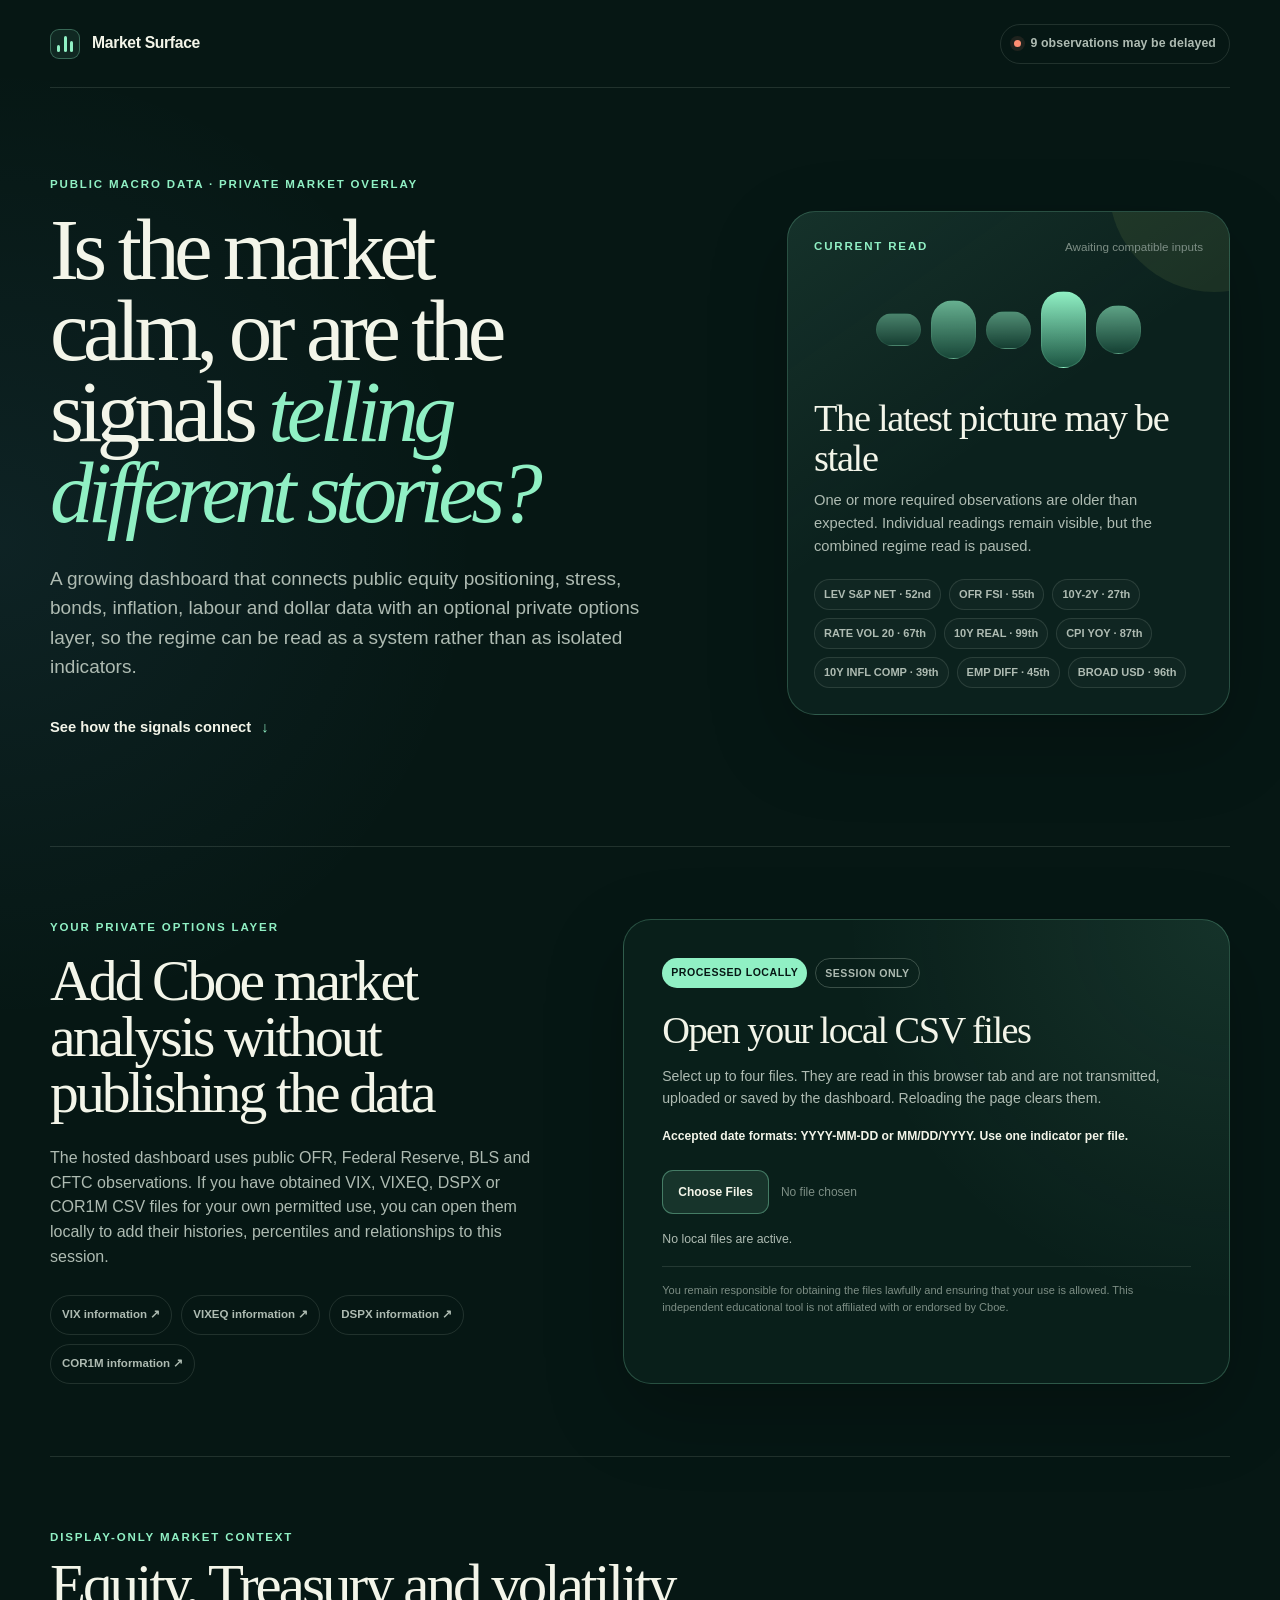
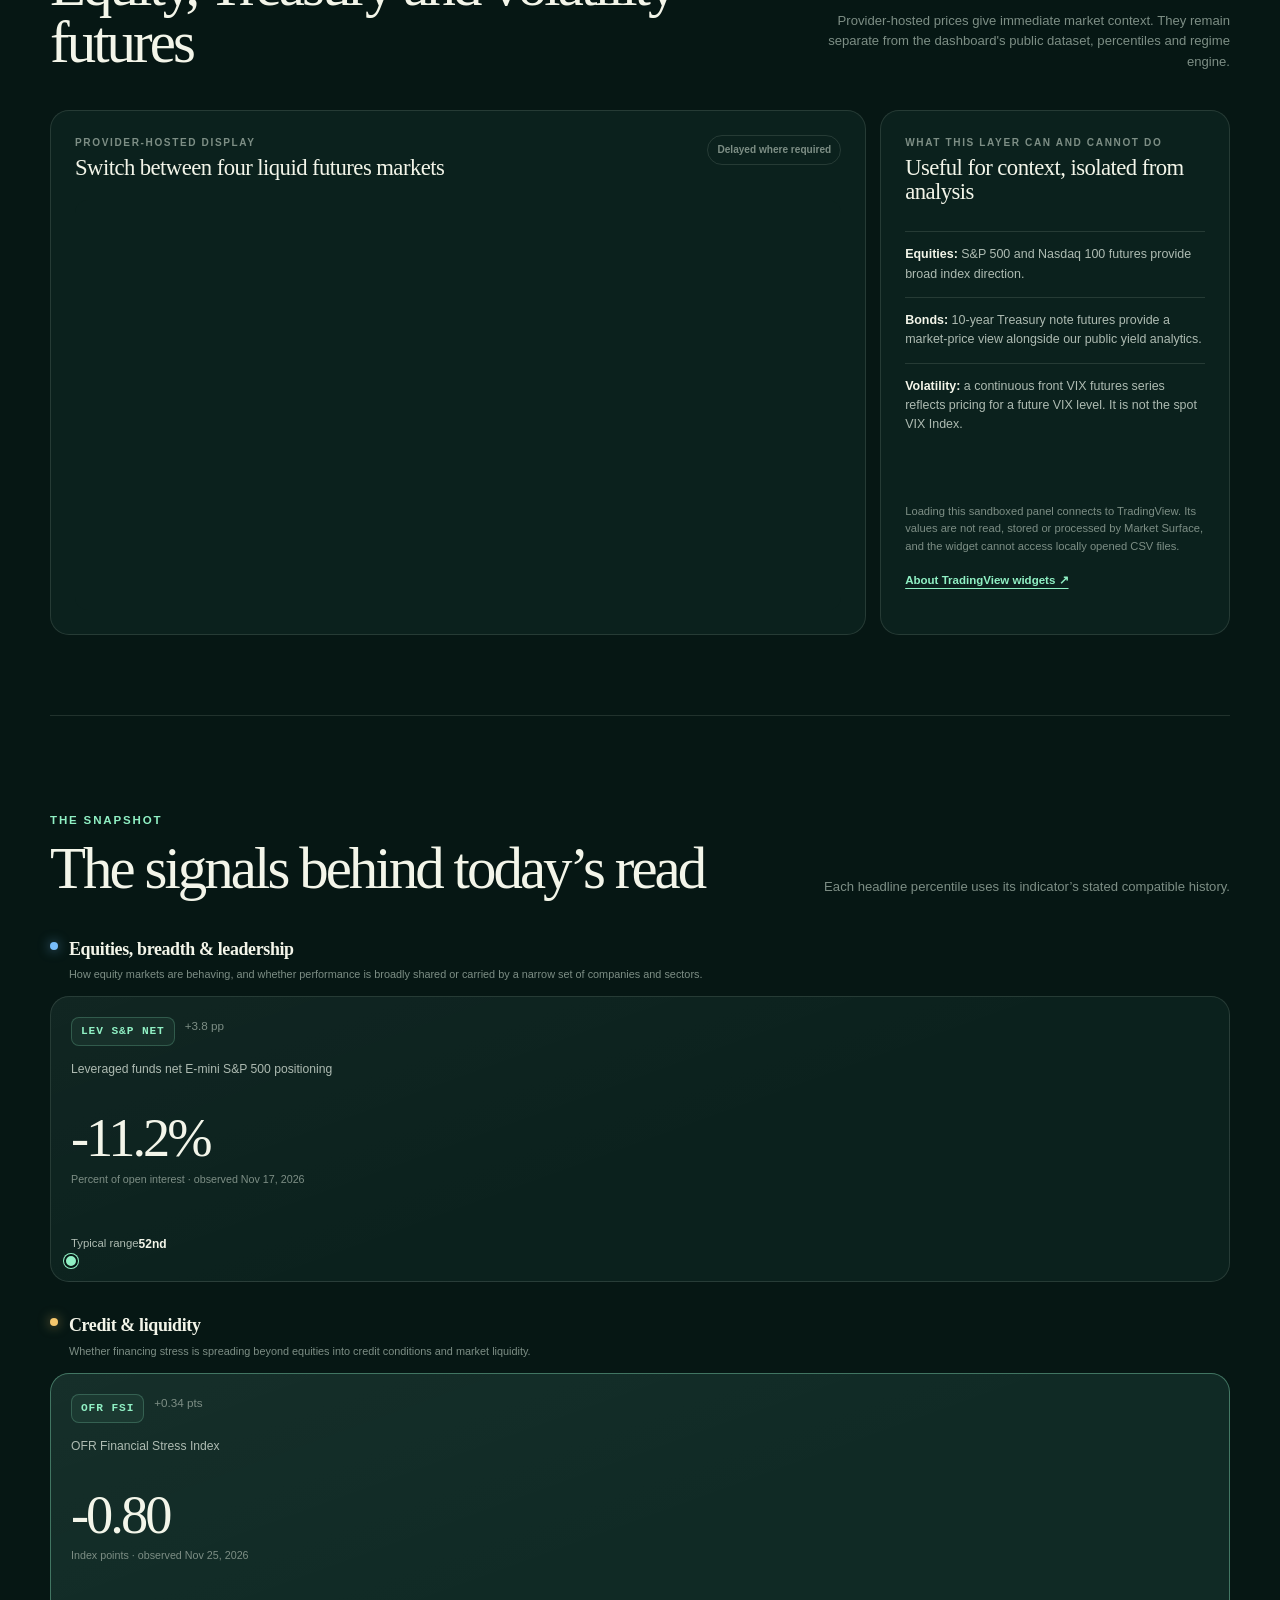
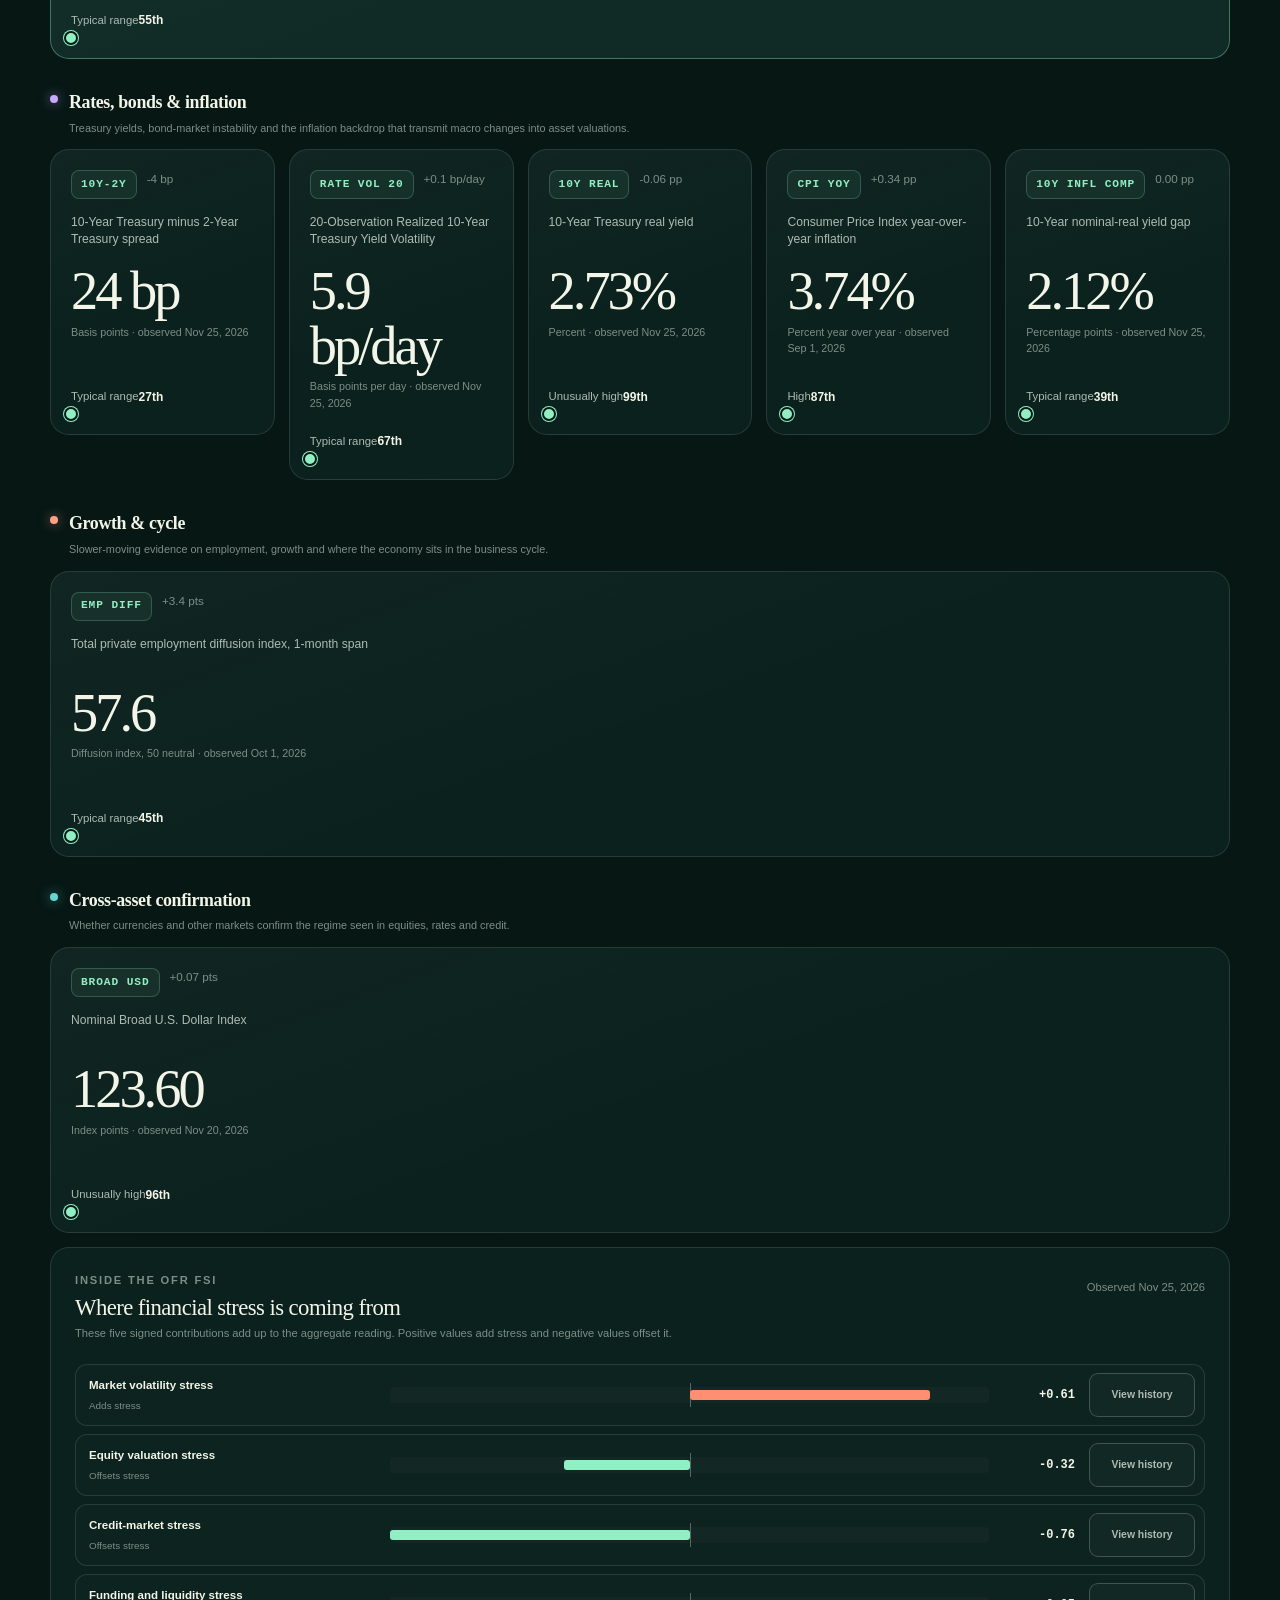
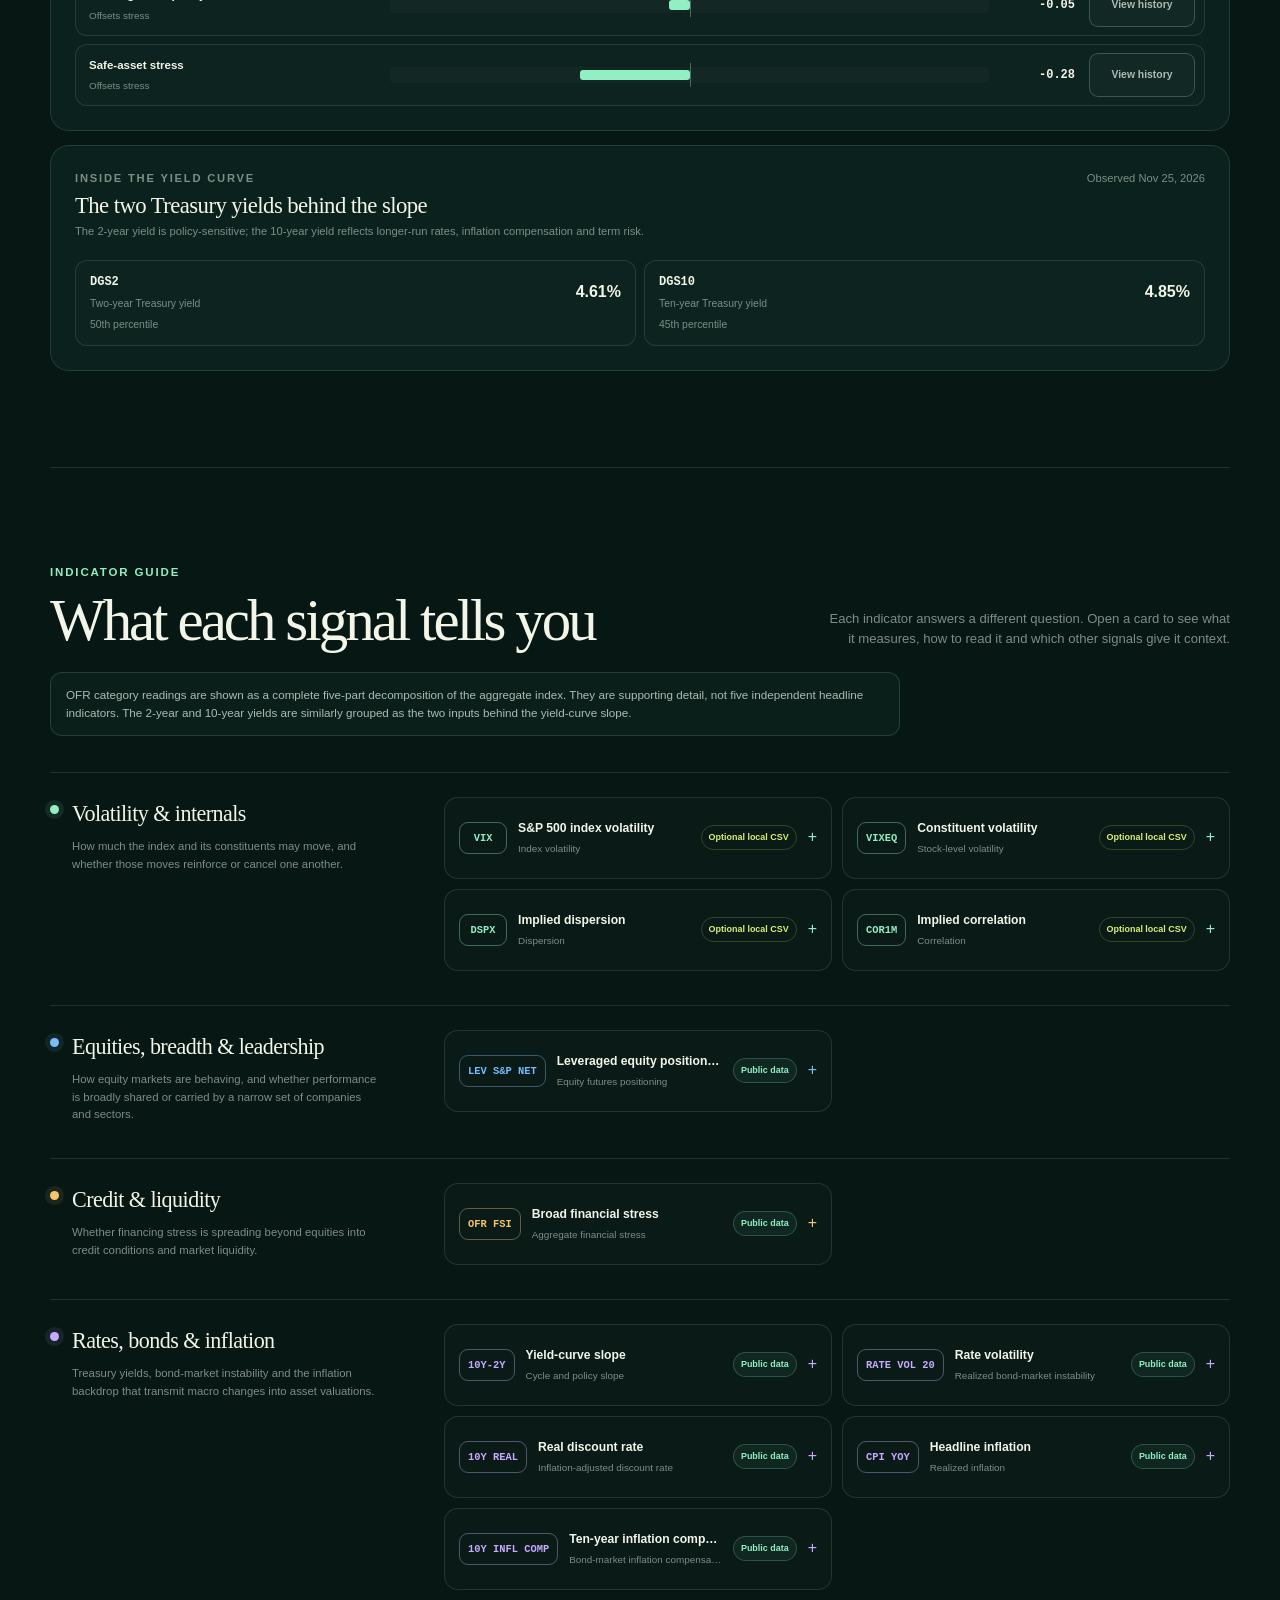
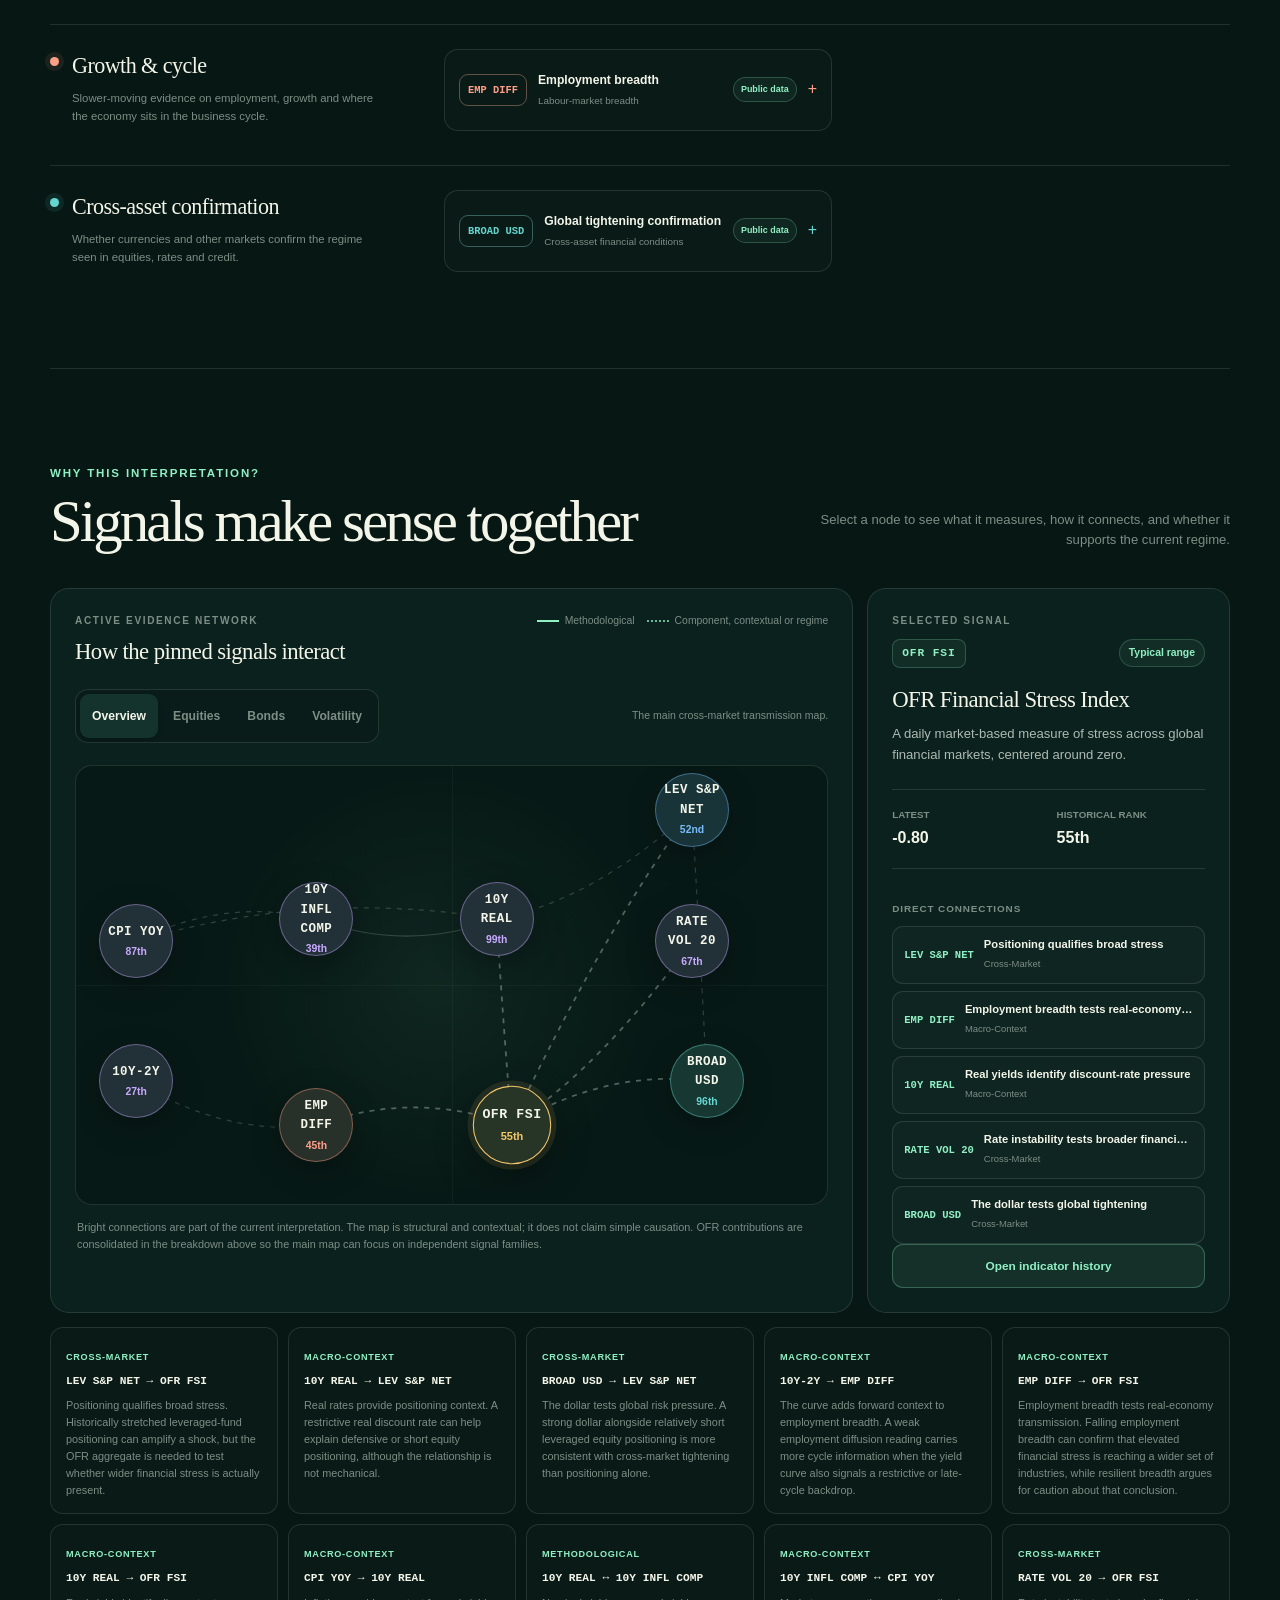
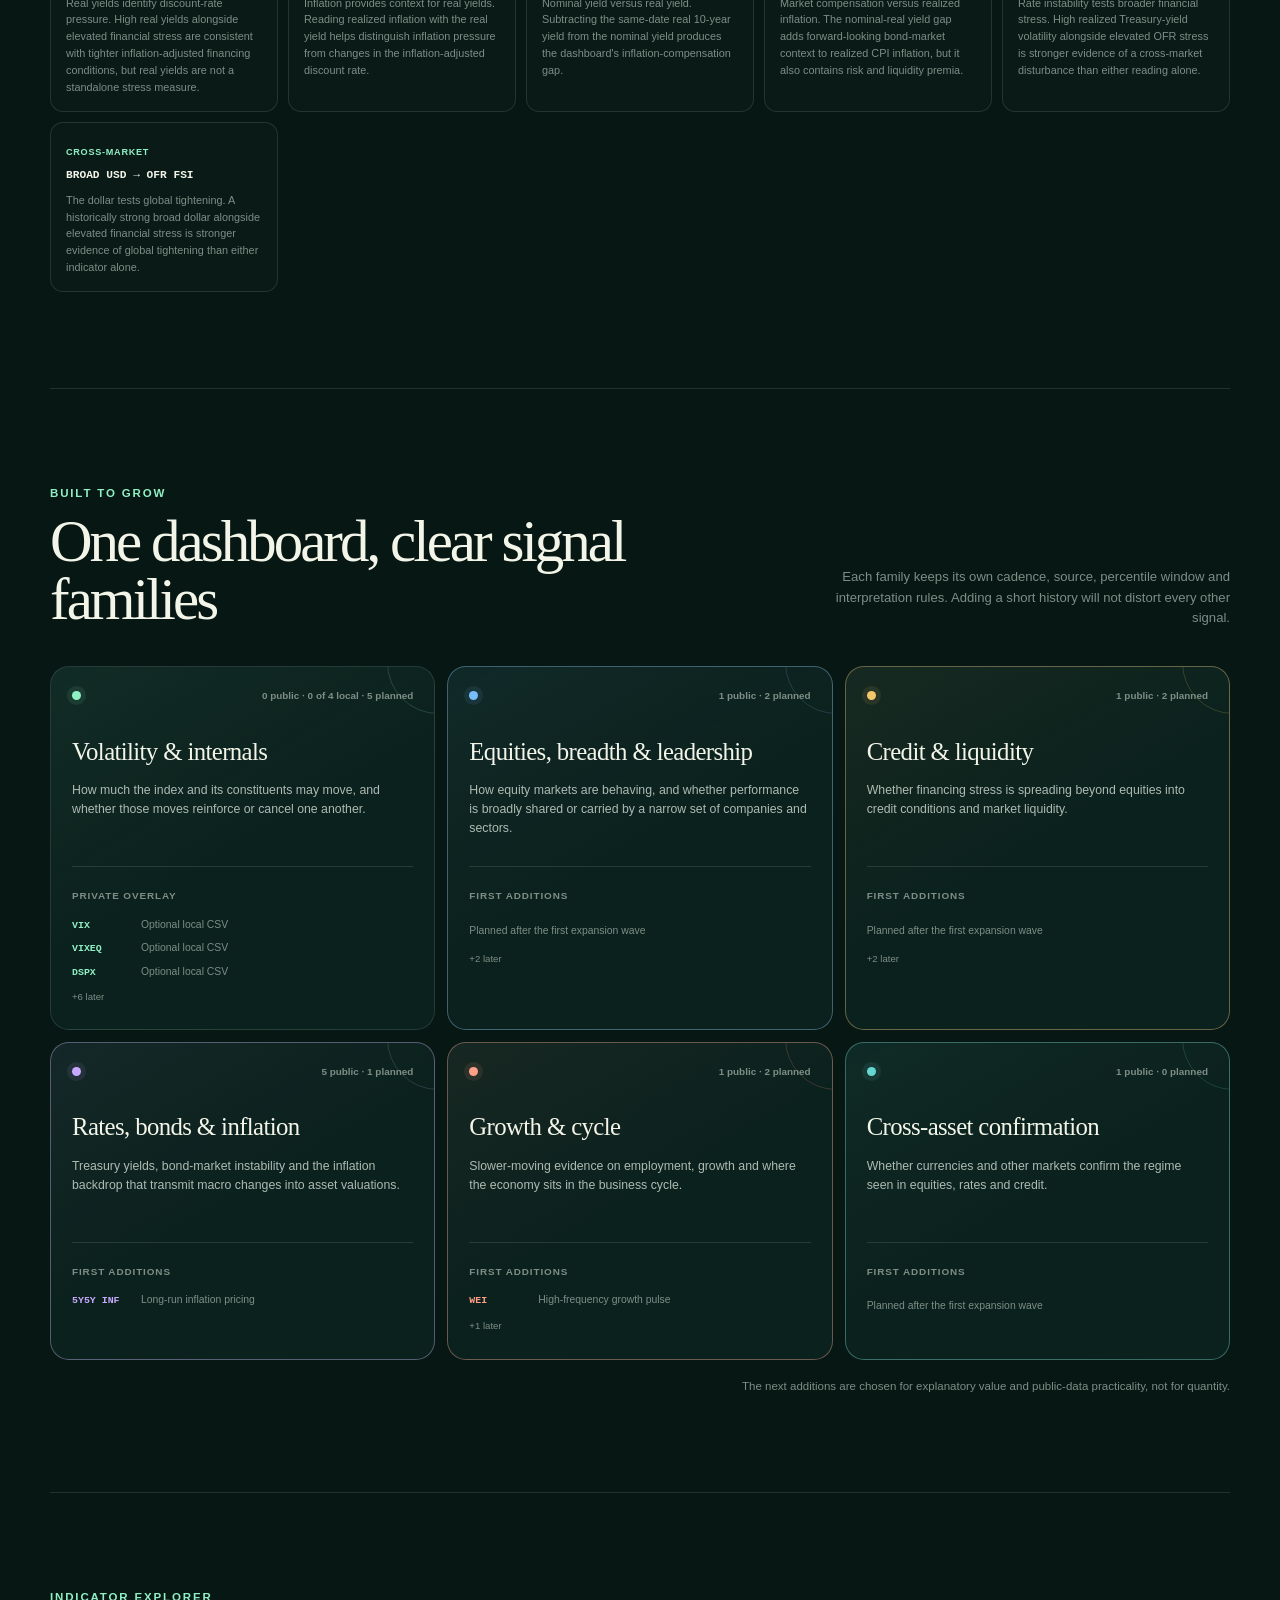
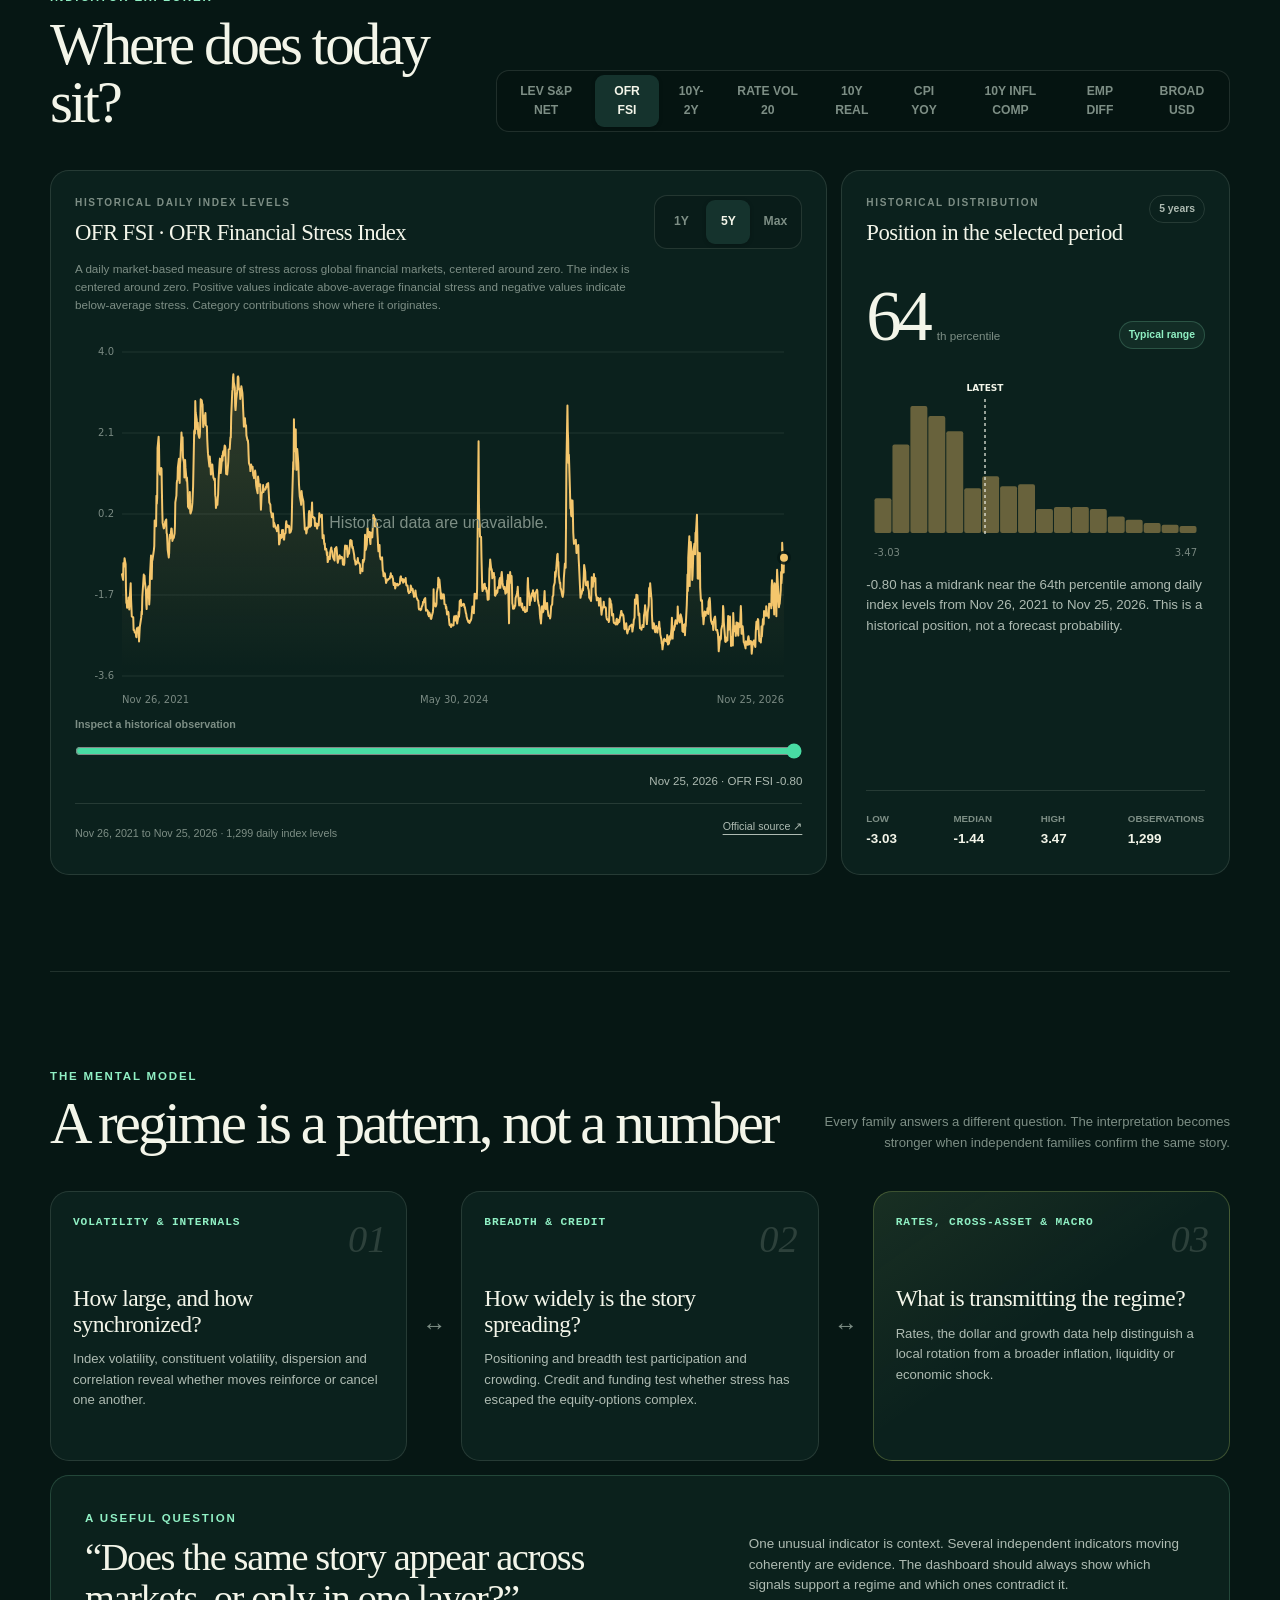
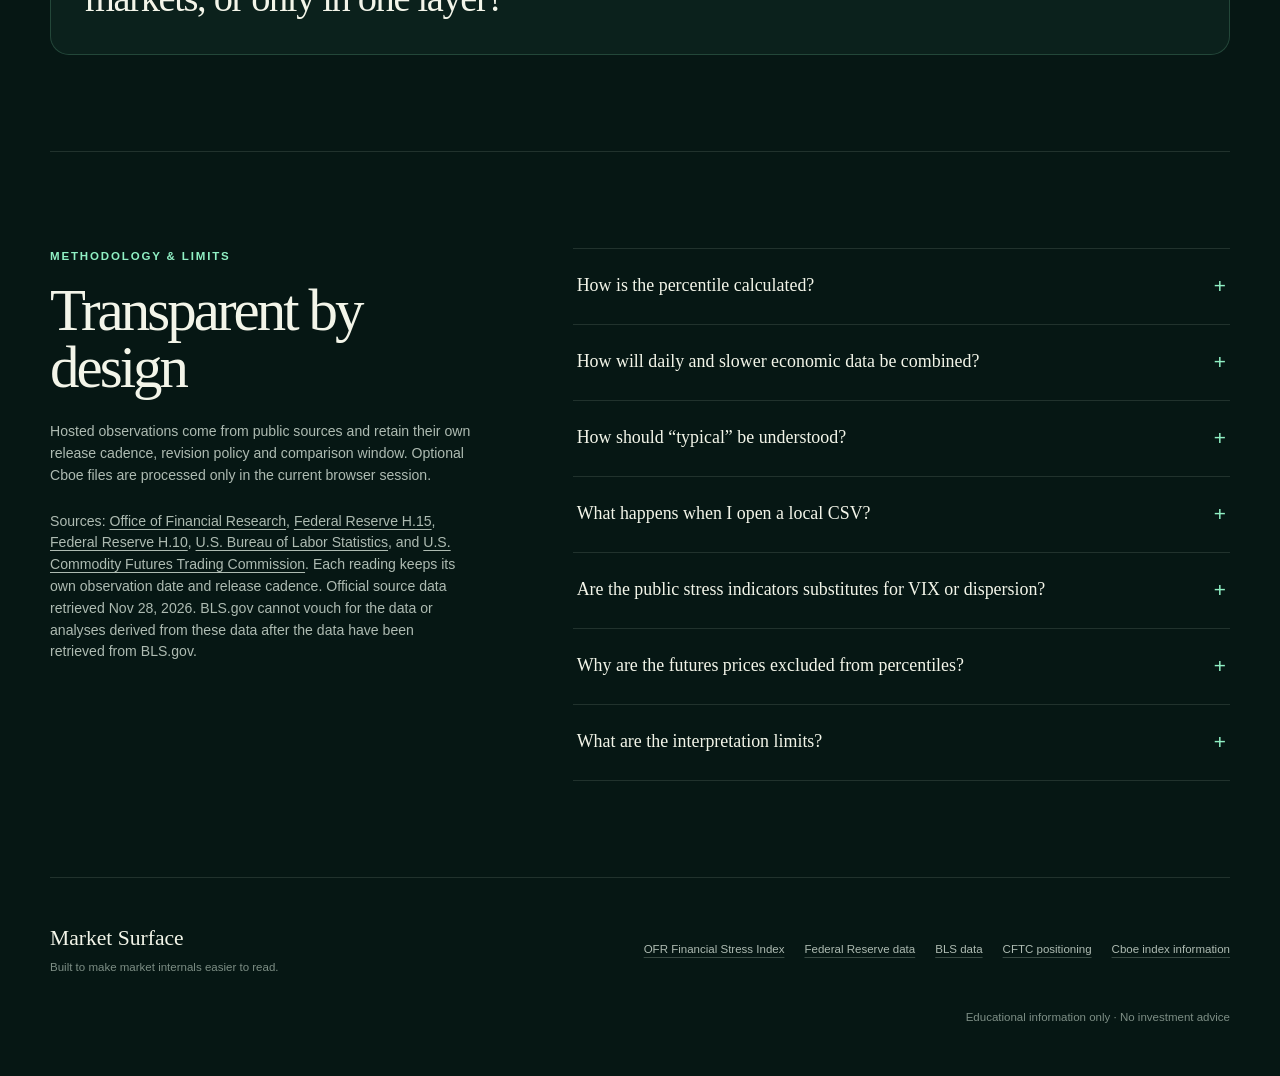
<file: index.html>
<!doctype html>
<html lang="en">
  <head>
    <meta charset="UTF-8" />
    <meta name="viewport" content="width=device-width, initial-scale=1" />
    <meta
      name="description"
      content="A growing, connected view of market risk, breadth, credit, rates and the economic cycle."
    />
    <meta name="theme-color" content="#071c1a" />
    <meta
      http-equiv="Content-Security-Policy"
      content="default-src 'self'; script-src 'self'; style-src 'self' 'unsafe-inline'; img-src 'self' data:; connect-src 'self'; font-src 'self'; object-src 'none'; base-uri 'self'; form-action 'none'"
    />
    <meta property="og:type" content="website" />
    <meta property="og:title" content="Market Surface" />
    <meta
      property="og:description"
      content="A connected view of volatility, breadth, credit, rates and macro signals."
    />
    <meta property="og:url" content="https://denis-joly.github.io/eco-dashboard/" />
    <meta property="og:image" content="https://denis-joly.github.io/eco-dashboard/public/og.png" />
    <meta property="og:image:width" content="1731" />
    <meta property="og:image:height" content="909" />
    <meta name="twitter:card" content="summary_large_image" />
    <meta name="twitter:title" content="Market Surface" />
    <meta
      name="twitter:description"
      content="A connected view of volatility, breadth, credit, rates and macro signals."
    />
    <meta name="twitter:image" content="https://denis-joly.github.io/eco-dashboard/public/og.png" />
    <title>Market Surface: Economic &amp; Market Regime Dashboard</title>
    <link rel="stylesheet" href="styles.css?v=20260812b" />
    <script type="module" src="app.js?v=20260812b"></script>
  </head>
  <body>
    <a class="skip-link" href="#main-content">Skip to dashboard</a>

    <header class="site-header">
      <a class="brand" href="#top" aria-label="Market Surface home">
        <span class="brand-mark" aria-hidden="true"><i></i><i></i><i></i></span>
        <span>Market Surface</span>
      </a>
      <div class="update-chip" id="update-chip" role="status">
        <span class="status-dot" aria-hidden="true"></span>
        <span id="update-label">Loading latest observations…</span>
      </div>
    </header>

    <main id="main-content">
      <section class="hero" id="top" aria-labelledby="hero-title">
        <div class="hero-copy">
          <p class="eyebrow">Public macro data · Private market overlay</p>
          <h1 id="hero-title">Is the market calm, or are the signals <em>telling different stories?</em></h1>
          <p class="hero-intro">
            A growing dashboard that connects public equity positioning, stress, bonds, inflation, labour and dollar data with an optional
            private options layer, so the regime can be read as a system rather than as isolated indicators.
          </p>
          <a class="text-link" href="#relationships">See how the signals connect <span aria-hidden="true">↓</span></a>
        </div>

        <article class="regime-card" aria-labelledby="regime-title">
          <div class="regime-topline">
            <span class="regime-kicker">Current read</span>
            <span class="as-of" id="regime-as-of">Awaiting aligned data</span>
          </div>
          <div class="regime-visual" aria-hidden="true">
            <span></span><span></span><span></span><span></span><span></span>
          </div>
          <h2 id="regime-title">Reading the signals…</h2>
          <p id="regime-copy">The interpretation will appear when the latest required observations are loaded.</p>
          <div class="signal-list" id="signal-list" aria-label="Evidence behind this interpretation"></div>
        </article>
      </section>

      <section class="data-access section-shell" id="private-layer" aria-labelledby="private-layer-title">
        <div class="data-access-grid">
          <div class="data-access-copy">
            <p class="eyebrow">Your private options layer</p>
            <h2 id="private-layer-title">Add Cboe market analysis without publishing the data</h2>
            <p>
              The hosted dashboard uses public OFR, Federal Reserve, BLS and CFTC observations. If you have obtained VIX, VIXEQ, DSPX or COR1M
              CSV files for your own permitted use, you can open them locally to add their histories, percentiles
              and relationships to this session.
            </p>
            <div class="official-link-row" aria-label="Official Cboe product pages">
              <a href="https://www.cboe.com/us/indices/dashboard/VIX" target="_blank" rel="noopener noreferrer">VIX information ↗</a>
              <a href="https://www.cboe.com/us/indices/dashboard/VIXEQ/" target="_blank" rel="noopener noreferrer">VIXEQ information ↗</a>
              <a href="https://www.cboe.com/us/indices/dashboard/DSPX" target="_blank" rel="noopener noreferrer">DSPX information ↗</a>
              <a href="https://www.cboe.com/us/indices/dashboard/COR1M" target="_blank" rel="noopener noreferrer">COR1M information ↗</a>
            </div>
          </div>

          <article class="local-data-panel" aria-labelledby="local-data-heading">
            <div class="local-data-topline">
              <span class="privacy-badge">Processed locally</span>
              <span class="session-badge">Session only</span>
            </div>
            <h3 id="local-data-heading" tabindex="-1">Open your local CSV files</h3>
            <p>
              Select up to four files. They are read in this browser tab and are not transmitted, uploaded or
              saved by the dashboard. Reloading the page clears them.
            </p>
            <p class="local-data-format" id="local-data-format">
              Accepted date formats: YYYY-MM-DD or MM/DD/YYYY. Use one indicator per file.
            </p>
            <div class="local-data-actions">
              <input
                class="local-file-input"
                id="local-file-input"
                type="file"
                accept=".csv,text/csv"
                aria-label="Open local Cboe CSV files"
                aria-describedby="local-data-format local-data-status"
                multiple
              />
              <button class="clear-local-button" id="clear-local-data" type="button" hidden>Clear local data</button>
            </div>
            <p class="local-data-status" id="local-data-status" role="status">No local files are active.</p>
            <p class="local-data-alert" id="local-data-alert" role="alert" hidden></p>
            <div class="local-data-summary" id="local-data-summary" hidden>
              <p>Active local indicators</p>
              <ul id="local-summary-list"></ul>
            </div>
            <p class="local-data-terms">
              You remain responsible for obtaining the files lawfully and ensuring that your use is allowed.
              This independent educational tool is not affiliated with or endorsed by Cboe.
            </p>
          </article>
        </div>
      </section>

      <section class="market-display section-shell" id="market-display" aria-labelledby="market-display-title">
        <div class="section-heading market-display-heading">
          <div>
            <p class="eyebrow">Display-only market context</p>
            <h2 id="market-display-title">Equity, Treasury and volatility futures</h2>
          </div>
          <p class="section-note">
            Provider-hosted prices give immediate market context. They remain separate from the dashboard's
            public dataset, percentiles and regime engine.
          </p>
        </div>
        <div class="market-display-grid">
          <article class="market-widget-panel panel" aria-labelledby="market-widget-title">
            <div class="market-widget-topline">
              <div>
                <p class="panel-label">Provider-hosted display</p>
                <h3 id="market-widget-title">Switch between four liquid futures markets</h3>
              </div>
              <span>Delayed where required</span>
            </div>
            <iframe
              class="market-widget-frame"
              title="TradingView display for S&P 500, Nasdaq 100, 10-year Treasury note and VIX futures"
              src="market-tape.html?v=20260812b"
              loading="lazy"
              sandbox="allow-scripts allow-popups allow-popups-to-escape-sandbox"
              referrerpolicy="strict-origin-when-cross-origin"
            ></iframe>
          </article>
          <aside class="market-display-explainer panel" aria-labelledby="market-display-explainer-title">
            <p class="panel-label">What this layer can and cannot do</p>
            <h3 id="market-display-explainer-title">Useful for context, isolated from analysis</h3>
            <ul>
              <li><strong>Equities:</strong> S&P 500 and Nasdaq 100 futures provide broad index direction.</li>
              <li><strong>Bonds:</strong> 10-year Treasury note futures provide a market-price view alongside our public yield analytics.</li>
              <li><strong>Volatility:</strong> a continuous front VIX futures series reflects pricing for a future VIX level. It is not the spot VIX Index.</li>
            </ul>
            <p>
              Loading this sandboxed panel connects to TradingView. Its values are not read, stored or processed by
              Market Surface, and the widget cannot access locally opened CSV files.
            </p>
            <a href="https://www.tradingview.com/widget/" target="_blank" rel="noopener noreferrer">About TradingView widgets ↗</a>
          </aside>
        </div>
      </section>

      <section class="snapshot section-shell" aria-labelledby="snapshot-title">
        <div class="section-heading">
          <div>
            <p class="eyebrow">The snapshot</p>
            <h2 id="snapshot-title">The signals behind today’s read</h2>
          </div>
          <p class="section-note" id="comparison-window">Percentiles use a common historical window.</p>
        </div>
        <p class="sr-only" id="metric-grid-status" role="status">Loading pinned indicators.</p>
        <div class="metric-grid" id="metric-grid">
          <div class="metric-skeleton"></div>
          <div class="metric-skeleton"></div>
          <div class="metric-skeleton"></div>
          <div class="metric-skeleton"></div>
        </div>
        <article class="ofr-breakdown panel" id="ofr-breakdown" aria-labelledby="ofr-breakdown-title" hidden>
          <div class="ofr-breakdown-heading">
            <div>
              <p class="panel-label">Inside the OFR FSI</p>
              <h3 id="ofr-breakdown-title">Where financial stress is coming from</h3>
              <p>These five signed contributions add up to the aggregate reading. Positive values add stress and negative values offset it.</p>
            </div>
            <span id="ofr-breakdown-date"></span>
          </div>
          <div class="ofr-breakdown-list" id="ofr-breakdown-list"></div>
        </article>
        <article class="treasury-breakdown panel" id="treasury-breakdown" aria-labelledby="treasury-breakdown-title" hidden>
          <div class="treasury-breakdown-heading">
            <div>
              <p class="panel-label">Inside the yield curve</p>
              <h3 id="treasury-breakdown-title">The two Treasury yields behind the slope</h3>
              <p>The 2-year yield is policy-sensitive; the 10-year yield reflects longer-run rates, inflation compensation and term risk.</p>
            </div>
            <span id="treasury-breakdown-date"></span>
          </div>
          <div class="treasury-breakdown-list" id="treasury-breakdown-list"></div>
        </article>
      </section>

      <section class="indicator-guide section-shell" id="indicator-guide" aria-labelledby="indicator-guide-title">
        <div class="section-heading indicator-guide-heading">
          <div>
            <p class="eyebrow">Indicator guide</p>
            <h2 id="indicator-guide-title">What each signal tells you</h2>
          </div>
          <p class="section-note">
            Each indicator answers a different question. Open a card to see what it measures, how to read it and
            which other signals give it context.
          </p>
        </div>
        <p class="indicator-guide-note">
          OFR category readings are shown as a complete five-part decomposition of the aggregate index. They are
          supporting detail, not five independent headline indicators. The 2-year and 10-year yields are similarly
          grouped as the two inputs behind the yield-curve slope.
        </p>
        <div class="indicator-guide-groups" id="indicator-guide-groups"></div>
      </section>

      <section class="relationships section-shell" id="relationships" aria-labelledby="relationships-title">
        <div class="section-heading relationships-heading">
          <div>
            <p class="eyebrow">Why this interpretation?</p>
            <h2 id="relationships-title">Signals make sense together</h2>
          </div>
          <p class="section-note">
            Select a node to see what it measures, how it connects, and whether it supports the current regime.
          </p>
        </div>

        <div class="network-layout">
          <article class="panel network-panel" aria-labelledby="network-panel-title">
            <div class="network-toolbar">
              <div>
                <p class="panel-label">Active evidence network</p>
                <h3 id="network-panel-title">How the pinned signals interact</h3>
              </div>
              <div class="network-legend" aria-label="Relationship legend">
                <span><i class="legend-line solid"></i> Methodological</span>
                <span><i class="legend-line dotted"></i> Component, contextual or regime</span>
              </div>
            </div>
            <div class="network-view-row">
              <div class="segmented-control network-view-picker" id="network-view-picker" role="group" aria-label="Choose a relationship network"></div>
              <p id="network-view-description">The main cross-market transmission map.</p>
            </div>
            <div class="network-stage" id="network-stage">
              <canvas id="network-canvas" aria-hidden="true"></canvas>
              <div class="network-node-layer" id="network-node-layer" role="group" aria-label="Indicators in the active regime"></div>
            </div>
            <p class="network-instruction">
              Bright connections are part of the current interpretation. The map is structural and contextual; it does not claim simple causation.
              OFR contributions are consolidated in the breakdown above so the main map can focus on independent signal families.
            </p>
          </article>

          <aside class="panel network-inspector" id="network-inspector" aria-labelledby="network-detail-title">
            <p class="panel-label">Selected signal</p>
            <div class="network-detail-heading">
              <span class="ticker" id="network-detail-ticker">FSI</span>
              <span class="band-label" id="network-detail-band">Loading</span>
            </div>
            <h3 id="network-detail-title" tabindex="-1">Loading relationship…</h3>
            <p id="network-detail-copy">Select a signal to inspect its role in the current regime.</p>
            <dl class="network-stats">
              <div><dt>Latest</dt><dd id="network-detail-value">Pending</dd></div>
              <div><dt>Historical rank</dt><dd id="network-detail-rank">Pending</dd></div>
            </dl>
            <div class="connection-list-wrap">
              <p class="connection-label">Direct connections</p>
              <div class="connection-list" id="connection-list"></div>
            </div>
            <button class="network-open-button" id="network-open-button" type="button">Open indicator history</button>
            <p class="sr-only" id="network-selection-status" role="status"></p>
          </aside>
        </div>

        <div class="relationship-text-list" id="relationship-text-list" aria-label="Text summary of visible relationships"></div>
      </section>

      <section class="families section-shell" id="families" aria-labelledby="families-title">
        <div class="section-heading families-heading">
          <div>
            <p class="eyebrow">Built to grow</p>
            <h2 id="families-title">One dashboard, clear signal families</h2>
          </div>
          <p class="section-note">
            Each family keeps its own cadence, source, percentile window and interpretation rules. Adding a short history will not distort every other signal.
          </p>
        </div>
        <div class="family-grid" id="family-grid"></div>
        <p class="roadmap-note" id="roadmap-note">The next additions are chosen for explanatory value and public-data practicality, not for quantity.</p>
      </section>

      <section class="detail section-shell" aria-labelledby="detail-title">
        <div class="section-heading detail-heading">
          <div>
            <p class="eyebrow">Indicator explorer</p>
            <h2 id="detail-title" tabindex="-1">Where does today sit?</h2>
          </div>
          <div class="segmented-control" id="index-picker" role="group" aria-label="Choose an indicator"></div>
        </div>

        <div class="detail-grid">
          <article class="panel history-panel" aria-labelledby="history-title">
            <div class="panel-head">
              <div>
                <p class="panel-label" id="history-frequency-label">Historical observations</p>
                <h3 id="history-title">Loading history…</h3>
                <p class="history-definition" id="history-definition">Loading indicator definition.</p>
              </div>
              <div class="segmented-control range-control" id="range-picker" role="group" aria-label="Choose a time range">
                <button type="button" data-range="1Y">1Y</button>
                <button type="button" data-range="5Y" class="active" aria-pressed="true">5Y</button>
                <button type="button" data-range="MAX">Max</button>
              </div>
            </div>
            <div class="chart-wrap" id="line-chart-wrap">
              <canvas id="line-chart" role="img" aria-label="Historical index line chart"></canvas>
              <div class="chart-tooltip" id="line-tooltip" hidden></div>
              <div class="chart-empty" id="line-empty" hidden>Historical data are unavailable.</div>
            </div>
            <label class="scrubber-label" for="chart-scrubber">Inspect a historical observation</label>
            <input id="chart-scrubber" class="chart-scrubber" type="range" min="0" max="1" value="1" />
            <p class="chart-point-readout" id="chart-point-readout" aria-live="polite"></p>
            <div class="chart-source-row">
              <span id="history-window-label">Historical observations</span>
              <a id="index-source-link" href="https://www.financialresearch.gov/financial-stress-index/" target="_blank" rel="noopener noreferrer">Official source ↗</a>
            </div>
            <p class="sr-only" id="history-summary"></p>
          </article>

          <article class="panel distribution-panel" aria-labelledby="distribution-title">
            <div class="panel-head">
              <div>
                <p class="panel-label">Historical distribution</p>
                <h3 id="distribution-title">Position in the selected period</h3>
              </div>
              <span class="window-badge" id="window-badge">5 years</span>
            </div>
            <div class="percentile-lockup">
              <div>
                <span class="percentile-number" id="detail-percentile">…</span>
                <span class="percentile-suffix">th percentile</span>
              </div>
              <span class="band-label" id="detail-band">Loading</span>
            </div>
            <div class="distribution-wrap">
              <canvas id="distribution-chart" role="img" aria-label="Historical distribution histogram"></canvas>
            </div>
            <p class="distribution-explanation" id="distribution-explanation">
              Loading the historical comparison…
            </p>
            <dl class="stat-row">
              <div><dt>Low</dt><dd id="stat-low">Pending</dd></div>
              <div><dt>Median</dt><dd id="stat-median">Pending</dd></div>
              <div><dt>High</dt><dd id="stat-high">Pending</dd></div>
              <div><dt>Observations</dt><dd id="stat-count">Pending</dd></div>
            </dl>
          </article>
        </div>
      </section>

      <section class="explainer section-shell" id="explainer" aria-labelledby="explainer-title">
        <div class="section-heading explainer-heading">
          <div>
            <p class="eyebrow">The mental model</p>
            <h2 id="explainer-title">A regime is a pattern, not a number</h2>
          </div>
          <p class="section-note">
            Every family answers a different question. The interpretation becomes stronger when independent families confirm the same story.
          </p>
        </div>

        <div class="concept-flow">
          <article class="concept-card">
            <span class="concept-number">01</span>
            <p class="concept-ticker">VOLATILITY &amp; INTERNALS</p>
            <h3>How large, and how synchronized?</h3>
            <p>Index volatility, constituent volatility, dispersion and correlation reveal whether moves reinforce or cancel one another.</p>
          </article>
          <div class="flow-operator" aria-hidden="true">↔</div>
          <article class="concept-card">
            <span class="concept-number">02</span>
            <p class="concept-ticker">BREADTH &amp; CREDIT</p>
            <h3>How widely is the story spreading?</h3>
            <p>Positioning and breadth test participation and crowding. Credit and funding test whether stress has escaped the equity-options complex.</p>
          </article>
          <div class="flow-operator" aria-hidden="true">↔</div>
          <article class="concept-card accent-card">
            <span class="concept-number">03</span>
            <p class="concept-ticker">RATES, CROSS-ASSET &amp; MACRO</p>
            <h3>What is transmitting the regime?</h3>
            <p>Rates, the dollar and growth data help distinguish a local rotation from a broader inflation, liquidity or economic shock.</p>
          </article>
        </div>

        <div class="reading-guide">
          <div>
            <p class="guide-label">A useful question</p>
            <blockquote>“Does the same story appear across markets, or only in one layer?”</blockquote>
          </div>
          <p>
            One unusual indicator is context. Several independent indicators moving coherently are evidence. The dashboard should always show which signals support a regime and which ones contradict it.
          </p>
        </div>
      </section>

      <section class="methodology section-shell" aria-labelledby="methodology-title">
        <div class="methodology-copy">
          <p class="eyebrow">Methodology &amp; limits</p>
          <h2 id="methodology-title">Transparent by design</h2>
          <p>
            Hosted observations come from public sources and retain their own release cadence, revision policy and
            comparison window. Optional Cboe files are processed only in the current browser session.
          </p>
          <p class="source-credit">
            Sources: <a href="https://www.financialresearch.gov/financial-stress-index/" target="_blank" rel="noopener noreferrer">Office of Financial Research</a>,
            <a href="https://www.federalreserve.gov/releases/h15/" target="_blank" rel="noopener noreferrer">Federal Reserve H.15</a>,
            <a href="https://www.federalreserve.gov/releases/h10/" target="_blank" rel="noopener noreferrer">Federal Reserve H.10</a>,
            <a href="https://www.bls.gov/" target="_blank" rel="noopener noreferrer">U.S. Bureau of Labor Statistics</a>, and
            <a href="https://www.cftc.gov/MarketReports/CommitmentsofTraders/" target="_blank" rel="noopener noreferrer">U.S. Commodity Futures Trading Commission</a>.
            Each reading keeps its own observation date and release cadence.
            <span id="source-retrieval-date"></span>
            BLS.gov cannot vouch for the data or analyses derived from these data after the data have been retrieved from BLS.gov.
          </p>
        </div>
        <div class="methodology-details">
          <details>
            <summary>How is the percentile calculated?</summary>
            <p>
              It is the midrank of the latest value among valid observations in the stated comparison window:
              observations below it plus half of equal observations, divided by the total. A 90th percentile is
              a historical rank, not a 90% probability of a future event.
            </p>
          </details>
          <details>
            <summary>How will daily and slower economic data be combined?</summary>
            <p>
              Market closes, weekly releases and monthly observations will keep separate timestamps. A regime can use the latest information that was genuinely available on its evaluation date, without pretending that every series updates together.
            </p>
          </details>
          <details>
            <summary>How should “typical” be understood?</summary>
            <p>
              “Typical” means within the central half of the selected historical sample. It does not mean safe,
              permanent, or guaranteed to continue. Fixed rules such as “VIX 16 is normal” lose important context.
            </p>
          </details>
          <details>
            <summary>What happens when I open a local CSV?</summary>
            <p>
              The file is validated and converted to chart data in this browser tab. The latest value, historical
              rank and summary statistics are calculated locally. The dashboard does not send the file or its
              contents anywhere, and it does not retain them after a reload.
            </p>
          </details>
          <details>
            <summary>Are the public stress indicators substitutes for VIX or dispersion?</summary>
            <p>
              No. OFR categories measure broad financial stress and its contributions. They do not reproduce
              option-implied index volatility, constituent volatility, dispersion or correlation. The two layers
              answer different questions and become more informative when interpreted together.
            </p>
          </details>
          <details>
            <summary>Why are the futures prices excluded from percentiles?</summary>
            <p>
              They are rendered by a provider-hosted TradingView widget in a sandboxed frame. Market Surface cannot read or store those
              values, so they provide visual context only and never enter the dashboard's calculations or regime rules.
            </p>
          </details>
          <details>
            <summary>What are the interpretation limits?</summary>
            <p>
              The regime summary is deterministic educational commentary based on relative historical ranks. It is
              not a forecast, trading recommendation, or substitute for independent financial analysis.
            </p>
          </details>
        </div>
      </section>
    </main>

    <footer class="site-footer">
      <div>
        <span class="footer-brand">Market Surface</span>
        <p>Built to make market internals easier to read.</p>
      </div>
      <div class="footer-links">
        <a href="https://www.financialresearch.gov/financial-stress-index/" target="_blank" rel="noopener noreferrer">OFR Financial Stress Index</a>
        <a href="https://www.federalreserve.gov/data.htm" target="_blank" rel="noopener noreferrer">Federal Reserve data</a>
        <a href="https://www.bls.gov/" target="_blank" rel="noopener noreferrer">BLS data</a>
        <a href="https://www.cftc.gov/MarketReports/CommitmentsofTraders/" target="_blank" rel="noopener noreferrer">CFTC positioning</a>
        <a href="https://www.cboe.com/us/indices/" target="_blank" rel="noopener noreferrer">Cboe index information</a>
      </div>
      <p class="disclaimer">Educational information only · No investment advice</p>
    </footer>

    <noscript>
      <div class="noscript">JavaScript is required to load public observations and process local CSV files.</div>
    </noscript>
  </body>
</html>
</file>
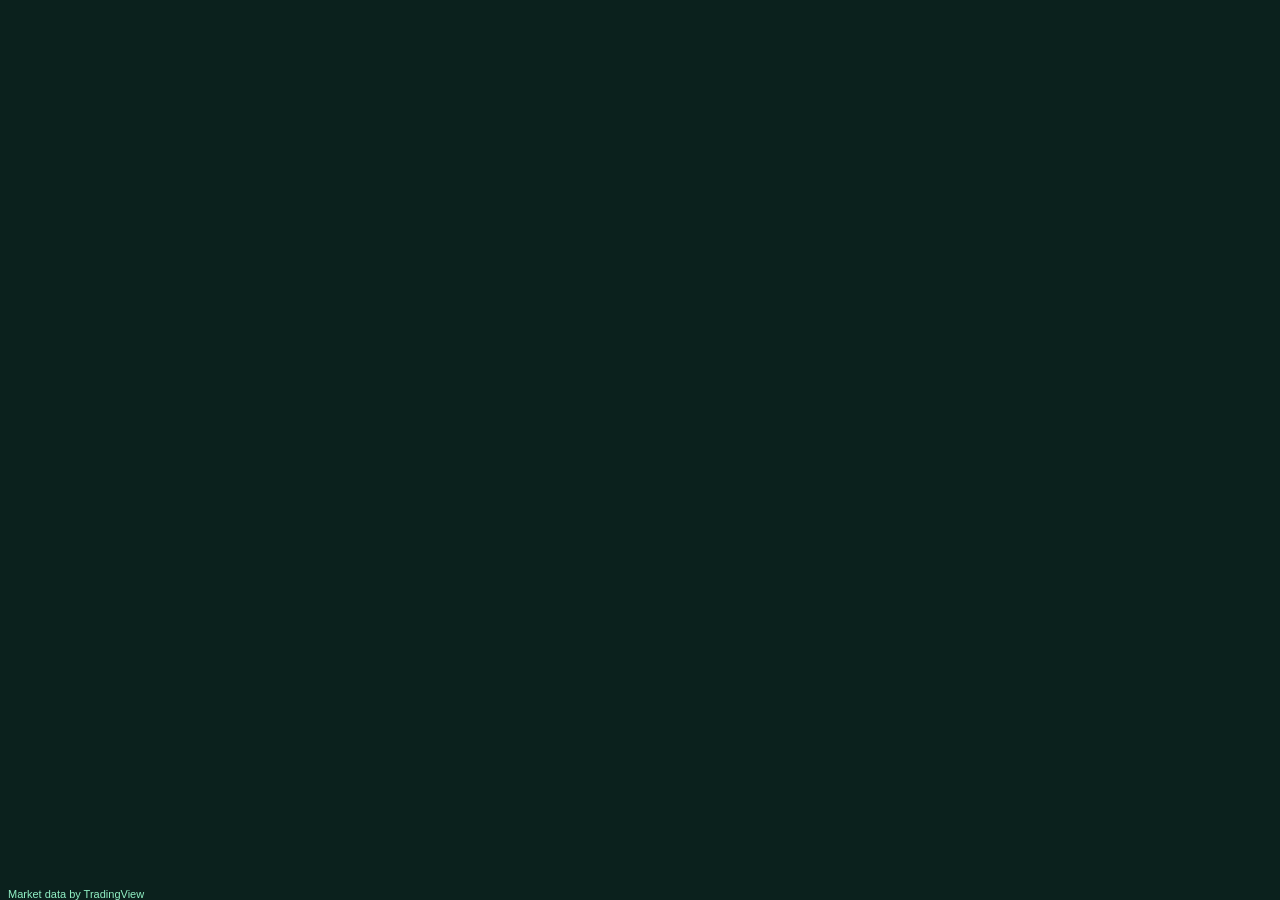
<file: market-tape.html>
<!doctype html>
<html lang="en">
  <head>
    <meta charset="UTF-8" />
    <meta name="viewport" content="width=device-width, initial-scale=1" />
    <meta
      http-equiv="Content-Security-Policy"
      content="default-src 'none'; script-src https://s3.tradingview.com; style-src 'unsafe-inline'; img-src https: data:; connect-src https:; frame-src https:; font-src https: data:; base-uri 'none'; form-action 'none'"
    />
    <title>Provider-hosted market display</title>
    <style>
      :root { color-scheme: dark; background: #0b211d; }
      * { box-sizing: border-box; }
      html, body { height: 100%; margin: 0; }
      body { overflow: hidden; background: #0b211d; font-family: Inter, Arial, sans-serif; }
      .tradingview-widget-container { display: grid; width: 100%; height: 100%; grid-template-rows: minmax(0, 1fr) auto; }
      .tradingview-widget-container__widget { width: 100%; height: 100%; min-height: 0; }
      .tradingview-widget-copyright { padding: 5px 8px 0; color: #9db3aa; font-size: 11px; }
      .tradingview-widget-copyright a { color: #90f0c4; text-decoration: none; }
    </style>
  </head>
  <body>
    <div class="tradingview-widget-container">
      <div class="tradingview-widget-container__widget"></div>
      <div class="tradingview-widget-copyright">
        <a href="https://www.tradingview.com/" rel="noopener nofollow" target="_blank">Market data by TradingView</a>
      </div>
      <script type="text/javascript" src="https://s3.tradingview.com/external-embedding/embed-widget-symbol-overview.js" async>
        {
          "symbols": [
            ["S&P 500 futures", "CME_MINI:ES1!|1D"],
            ["Nasdaq 100 futures", "CME_MINI:NQ1!|1D"],
            ["10Y Treasury note futures", "CBOT:ZN1!|1D"],
            ["VIX futures", "CBOE:VX1!|1D"]
          ],
          "chartOnly": false,
          "width": "100%",
          "height": "100%",
          "locale": "en",
          "colorTheme": "dark",
          "autosize": true,
          "showVolume": false,
          "showMA": false,
          "hideDateRanges": false,
          "hideMarketStatus": false,
          "hideSymbolLogo": true,
          "scalePosition": "right",
          "scaleMode": "Normal",
          "fontSize": "10",
          "noTimeScale": false,
          "valuesTracking": "1",
          "changeMode": "price-and-percent",
          "chartType": "area",
          "lineWidth": 2,
          "lineType": 0,
          "dateRanges": ["1d|1", "1m|30", "3m|60", "12m|1D", "60m|1W", "all|1M"],
          "backgroundColor": "#0b211d",
          "gridLineColor": "rgba(214,230,214,0.08)",
          "fontColor": "#9db3aa",
          "widgetFontColor": "#f3f5e9",
          "upColor": "#90f0c4",
          "downColor": "#ff8e72",
          "borderUpColor": "#90f0c4",
          "borderDownColor": "#ff8e72",
          "wickUpColor": "#90f0c4",
          "wickDownColor": "#ff8e72"
        }
      </script>
    </div>
  </body>
</html>
</file>
<file: styles.css>
:root {
  color-scheme: dark;
  --ink: #f3f5e9;
  --ink-soft: #aebbb2;
  --ink-faint: #7d8e85;
  --page: #061714;
  --page-deep: #04100e;
  --surface: #0b211d;
  --surface-raised: #102a25;
  --surface-soft: #15332d;
  --line: rgba(214, 230, 214, 0.13);
  --line-strong: rgba(214, 230, 214, 0.24);
  --mint: #90f0c4;
  --mint-strong: #48dca3;
  --lime: #d9ef72;
  --coral: #ff8e72;
  --amber: #f4c66c;
  --blue: #77bdfb;
  --shadow: 0 28px 80px rgba(0, 0, 0, 0.24);
  --radius-lg: 28px;
  --radius-md: 19px;
  --radius-sm: 12px;
  --shell: min(1180px, calc(100vw - 48px));
  --font: Inter, ui-sans-serif, -apple-system, BlinkMacSystemFont, "Segoe UI", sans-serif;
  --display: "Iowan Old Style", "Palatino Linotype", Palatino, Georgia, serif;
}

* {
  box-sizing: border-box;
}

html {
  scroll-behavior: smooth;
}

body {
  margin: 0;
  background:
    radial-gradient(circle at 90% -5%, rgba(72, 220, 163, 0.12), transparent 34rem),
    radial-gradient(circle at 0 34rem, rgba(119, 189, 251, 0.07), transparent 30rem),
    var(--page);
  color: var(--ink);
  font-family: var(--font);
  font-size: 16px;
  line-height: 1.55;
  -webkit-font-smoothing: antialiased;
}

button,
input {
  font: inherit;
}

a {
  color: inherit;
}

button,
a,
summary,
input {
  -webkit-tap-highlight-color: transparent;
}

:focus-visible {
  outline: 2px solid var(--lime);
  outline-offset: 4px;
}

.skip-link {
  position: fixed;
  z-index: 100;
  top: 12px;
  left: 12px;
  padding: 10px 14px;
  transform: translateY(-150%);
  border-radius: 8px;
  background: var(--ink);
  color: var(--page);
  text-decoration: none;
}

.skip-link:focus {
  transform: translateY(0);
}

.site-header {
  position: relative;
  z-index: 5;
  display: flex;
  width: var(--shell);
  min-height: 88px;
  margin: 0 auto;
  align-items: center;
  justify-content: space-between;
  border-bottom: 1px solid var(--line);
}

.brand {
  display: inline-flex;
  min-height: 44px;
  align-items: center;
  gap: 12px;
  color: var(--ink);
  font-size: 0.98rem;
  font-weight: 760;
  letter-spacing: -0.02em;
  text-decoration: none;
}

.brand-mark {
  display: inline-flex;
  width: 30px;
  height: 30px;
  padding: 6px;
  align-items: flex-end;
  justify-content: space-between;
  border: 1px solid rgba(144, 240, 196, 0.32);
  border-radius: 9px;
  background: rgba(144, 240, 196, 0.08);
}

.brand-mark i {
  width: 3px;
  border-radius: 3px;
  background: var(--mint);
}

.brand-mark i:nth-child(1) { height: 7px; }
.brand-mark i:nth-child(2) { height: 16px; }
.brand-mark i:nth-child(3) { height: 11px; }

.update-chip {
  display: inline-flex;
  min-height: 40px;
  padding: 8px 13px;
  align-items: center;
  gap: 9px;
  border: 1px solid var(--line);
  border-radius: 999px;
  color: var(--ink-soft);
  font-size: 0.77rem;
  font-weight: 650;
  letter-spacing: 0.01em;
}

.status-dot {
  width: 7px;
  height: 7px;
  border-radius: 50%;
  background: var(--amber);
  box-shadow: 0 0 0 4px rgba(244, 198, 108, 0.1);
}

.update-chip.fresh .status-dot {
  background: var(--mint-strong);
  box-shadow: 0 0 0 4px rgba(72, 220, 163, 0.1);
}

.update-chip.stale .status-dot,
.update-chip.error .status-dot {
  background: var(--coral);
  box-shadow: 0 0 0 4px rgba(255, 142, 114, 0.1);
}

.hero {
  display: grid;
  width: var(--shell);
  min-height: 610px;
  margin: 0 auto;
  padding: 88px 0 96px;
  align-items: center;
  grid-template-columns: minmax(0, 1.06fr) minmax(370px, 0.74fr);
  gap: clamp(48px, 8vw, 112px);
}

.eyebrow,
.panel-label,
.regime-kicker,
.guide-label {
  margin: 0 0 16px;
  color: var(--mint);
  font-size: 0.72rem;
  font-weight: 800;
  letter-spacing: 0.16em;
  text-transform: uppercase;
}

.hero h1 {
  max-width: 760px;
  margin: 0;
  font-family: var(--display);
  font-size: clamp(3.3rem, 6.8vw, 6.35rem);
  font-weight: 500;
  letter-spacing: -0.065em;
  line-height: 0.93;
  text-wrap: balance;
}

.hero h1 em {
  color: var(--mint);
  font-weight: inherit;
}

.hero-intro {
  max-width: 610px;
  margin: 30px 0 24px;
  color: var(--ink-soft);
  font-size: clamp(1.02rem, 1.8vw, 1.19rem);
}

.text-link {
  display: inline-flex;
  min-height: 44px;
  align-items: center;
  gap: 10px;
  color: var(--ink);
  font-size: 0.92rem;
  font-weight: 750;
  text-decoration: none;
}

.text-link span {
  color: var(--mint);
}

.regime-card {
  position: relative;
  overflow: hidden;
  min-height: 415px;
  padding: 26px;
  border: 1px solid rgba(144, 240, 196, 0.22);
  border-radius: var(--radius-lg);
  background:
    linear-gradient(145deg, rgba(144, 240, 196, 0.08), transparent 46%),
    var(--surface);
  box-shadow: var(--shadow);
}

.regime-card::before {
  position: absolute;
  width: 210px;
  height: 210px;
  top: -130px;
  right: -90px;
  border-radius: 50%;
  background: rgba(217, 239, 114, 0.08);
  content: "";
}

.regime-topline {
  display: flex;
  position: relative;
  align-items: center;
  justify-content: space-between;
  gap: 16px;
}

.regime-kicker {
  margin: 0;
}

.as-of {
  color: var(--ink-faint);
  font-size: 0.73rem;
  font-variant-numeric: tabular-nums;
}

.regime-visual {
  display: flex;
  height: 82px;
  margin: 33px 0 27px;
  align-items: center;
  justify-content: center;
  gap: 10px;
}

.regime-visual span {
  display: block;
  width: 12%;
  max-width: 45px;
  border: 1px solid rgba(144, 240, 196, 0.18);
  border-radius: 999px;
  background: linear-gradient(180deg, var(--mint), rgba(72, 220, 163, 0.28));
}

.regime-visual span:nth-child(1) { height: 40%; opacity: 0.45; }
.regime-visual span:nth-child(2) { height: 72%; opacity: 0.68; }
.regime-visual span:nth-child(3) { height: 46%; opacity: 0.52; }
.regime-visual span:nth-child(4) { height: 94%; }
.regime-visual span:nth-child(5) { height: 60%; opacity: 0.62; }

.regime-card h2 {
  margin: 0 0 11px;
  font-family: var(--display);
  font-size: clamp(1.85rem, 3vw, 2.45rem);
  font-weight: 500;
  letter-spacing: -0.035em;
  line-height: 1.05;
}

.regime-card > p {
  margin: 0;
  color: var(--ink-soft);
  font-size: 0.92rem;
}

.signal-list {
  display: flex;
  margin-top: 21px;
  flex-wrap: wrap;
  gap: 8px;
}

.signal-pill {
  padding: 6px 9px;
  border: 1px solid var(--line);
  border-radius: 999px;
  background: rgba(255, 255, 255, 0.025);
  color: var(--ink-soft);
  font-size: 0.69rem;
  font-weight: 700;
}

.section-shell {
  width: var(--shell);
  margin: 0 auto;
  padding: 96px 0;
  border-top: 1px solid var(--line);
}

.data-access {
  padding-top: 72px;
  padding-bottom: 72px;
}

.data-access-grid {
  display: grid;
  align-items: stretch;
  grid-template-columns: minmax(0, 0.9fr) minmax(420px, 1.1fr);
  gap: clamp(28px, 6vw, 78px);
}

.data-access-copy {
  align-self: center;
}

.data-access-copy h2 {
  max-width: 650px;
  margin: 0;
  font-family: var(--display);
  font-size: clamp(2.35rem, 4.5vw, 4.2rem);
  font-weight: 500;
  letter-spacing: -0.05em;
  line-height: 0.98;
}

.data-access-copy > p:not(.eyebrow) {
  max-width: 610px;
  margin: 24px 0 0;
  color: var(--ink-soft);
}

.official-link-row {
  display: flex;
  margin-top: 25px;
  flex-wrap: wrap;
  gap: 9px;
}

.official-link-row a {
  display: inline-flex;
  min-height: 40px;
  padding: 8px 11px;
  align-items: center;
  border: 1px solid var(--line);
  border-radius: 999px;
  color: var(--ink-soft);
  font-size: 0.72rem;
  font-weight: 720;
  text-decoration: none;
  transition: border-color 160ms ease, color 160ms ease, background 160ms ease;
}

.official-link-row a:hover {
  border-color: rgba(144, 240, 196, 0.42);
  background: rgba(144, 240, 196, 0.06);
  color: var(--ink);
}

.local-data-panel {
  padding: clamp(25px, 4vw, 38px);
  border: 1px solid rgba(144, 240, 196, 0.23);
  border-radius: var(--radius-lg);
  background:
    radial-gradient(circle at 100% 0, rgba(144, 240, 196, 0.09), transparent 24rem),
    rgba(11, 33, 29, 0.86);
  box-shadow: var(--shadow);
}

.local-data-topline {
  display: flex;
  margin-bottom: 23px;
  flex-wrap: wrap;
  gap: 8px;
}

.privacy-badge,
.session-badge {
  padding: 6px 9px;
  border-radius: 999px;
  font-size: 0.66rem;
  font-weight: 800;
  letter-spacing: 0.05em;
  text-transform: uppercase;
}

.privacy-badge {
  background: var(--mint);
  color: var(--page);
}

.session-badge {
  border: 1px solid var(--line-strong);
  color: var(--ink-soft);
}

.local-data-panel h3 {
  margin: 0;
  font-family: var(--display);
  font-size: clamp(1.8rem, 3vw, 2.55rem);
  font-weight: 500;
  letter-spacing: -0.04em;
  line-height: 1;
}

.local-data-panel > p {
  margin: 17px 0 0;
  color: var(--ink-soft);
  font-size: 0.88rem;
}

.local-data-panel .local-data-format {
  color: var(--ink);
  font-size: 0.76rem;
  font-weight: 680;
}

.local-data-actions {
  display: flex;
  margin-top: 24px;
  align-items: center;
  flex-wrap: wrap;
  gap: 10px;
}

.local-file-input {
  min-width: min(100%, 325px);
  max-width: 100%;
  min-height: 46px;
  color: var(--ink-faint);
  font-size: 0.75rem;
}

.local-file-input::file-selector-button,
.clear-local-button {
  min-height: 44px;
  padding: 10px 15px;
  border: 1px solid rgba(144, 240, 196, 0.38);
  border-radius: 11px;
  background: rgba(144, 240, 196, 0.1);
  color: var(--ink);
  font: inherit;
  font-weight: 780;
  cursor: pointer;
}

.local-file-input::file-selector-button {
  margin-right: 12px;
}

.local-file-input:hover::file-selector-button,
.clear-local-button:hover {
  border-color: var(--mint);
  background: rgba(144, 240, 196, 0.16);
}

.clear-local-button {
  color: var(--ink-soft);
}

.local-data-status,
.local-data-alert {
  min-height: 1.3em;
  margin-top: 14px !important;
  font-size: 0.77rem !important;
}

.local-data-alert {
  color: var(--coral) !important;
}

.local-data-summary {
  margin-top: 18px;
  padding: 15px;
  border: 1px solid var(--line);
  border-radius: 13px;
  background: rgba(3, 15, 13, 0.35);
}

.local-data-summary > p {
  margin: 0 0 10px;
  color: var(--ink-faint);
  font-size: 0.67rem;
  font-weight: 800;
  letter-spacing: 0.1em;
  text-transform: uppercase;
}

.local-data-summary ul {
  display: flex;
  padding: 0;
  margin: 0;
  flex-wrap: wrap;
  gap: 8px;
  list-style: none;
}

.market-display {
  padding-top: 72px;
  padding-bottom: 80px;
}

.market-display-grid {
  display: grid;
  grid-template-columns: minmax(0, 1.75fr) minmax(300px, 0.75fr);
  gap: 14px;
}

.market-widget-panel,
.market-display-explainer {
  min-height: 0;
  padding: 24px;
}

.market-widget-panel {
  overflow: hidden;
  background:
    radial-gradient(circle at 95% 0, rgba(101, 214, 208, 0.08), transparent 22rem),
    var(--surface);
}

.market-widget-topline {
  display: flex;
  min-height: 48px;
  margin-bottom: 17px;
  align-items: flex-start;
  justify-content: space-between;
  gap: 24px;
}

.market-widget-topline h3,
.market-display-explainer h3 {
  margin: 5px 0 0;
  font-family: var(--display);
  font-size: clamp(1.45rem, 2.4vw, 2rem);
  font-weight: 500;
  letter-spacing: -0.035em;
  line-height: 1.05;
}

.market-widget-topline > span {
  flex: 0 0 auto;
  padding: 6px 9px;
  border: 1px solid var(--line);
  border-radius: 999px;
  color: var(--ink-faint);
  font-size: 0.63rem;
  font-weight: 760;
}

.market-widget-frame {
  display: block;
  width: 100%;
  height: 410px;
  border: 0;
  border-radius: 13px;
  background: #0b211d;
}

.market-display-explainer {
  display: flex;
  flex-direction: column;
  background:
    radial-gradient(circle at 100% 0, rgba(201, 169, 255, 0.08), transparent 18rem),
    var(--surface);
}

.market-display-explainer ul {
  display: grid;
  padding: 0;
  margin: 28px 0 0;
  gap: 13px;
  list-style: none;
}

.market-display-explainer li {
  padding: 13px 0 0;
  border-top: 1px solid var(--line);
  color: var(--ink-soft);
  font-size: 0.78rem;
}

.market-display-explainer li strong {
  color: var(--ink);
}

.market-display-explainer > p:not(.panel-label) {
  margin: auto 0 0;
  padding-top: 24px;
  color: var(--ink-faint);
  font-size: 0.7rem;
}

.market-display-explainer > a {
  width: fit-content;
  min-height: 38px;
  margin-top: 17px;
  color: var(--mint);
  font-size: 0.72rem;
  font-weight: 740;
  text-underline-offset: 4px;
}

.local-data-summary li {
  padding: 6px 9px;
  border-radius: 999px;
  background: rgba(217, 239, 114, 0.09);
  color: var(--lime);
  font-size: 0.7rem;
  font-weight: 760;
}

.local-data-panel .local-data-terms {
  padding-top: 15px;
  border-top: 1px solid var(--line);
  color: var(--ink-faint);
  font-size: 0.69rem;
}

.section-heading {
  display: flex;
  margin-bottom: 38px;
  align-items: flex-end;
  justify-content: space-between;
  gap: 36px;
}

.section-heading .eyebrow {
  margin-bottom: 10px;
}

.section-heading h2,
.methodology h2 {
  margin: 0;
  font-family: var(--display);
  font-size: clamp(2.35rem, 4.6vw, 4.1rem);
  font-weight: 500;
  letter-spacing: -0.05em;
  line-height: 0.98;
}

.section-note {
  max-width: 410px;
  margin: 0;
  color: var(--ink-faint);
  font-size: 0.82rem;
  text-align: right;
}

.indicator-guide-heading {
  margin-bottom: 22px;
}

.indicator-guide-note {
  max-width: 850px;
  margin: 0 0 36px;
  padding: 13px 15px;
  border: 1px solid rgba(144, 240, 196, 0.17);
  border-radius: 12px;
  background: rgba(144, 240, 196, 0.035);
  color: var(--ink-soft);
  font-size: 0.73rem;
}

.indicator-guide-groups {
  display: grid;
  gap: 34px;
}

.indicator-guide-family {
  display: grid;
  padding-top: 24px;
  border-top: 1px solid var(--line);
  grid-template-columns: minmax(210px, 0.42fr) minmax(0, 1fr);
  gap: clamp(28px, 5vw, 70px);
}

.indicator-guide-family > header {
  display: grid;
  grid-template-columns: auto 1fr;
  align-content: start;
  gap: 13px;
}

.indicator-guide-dot {
  width: 9px;
  height: 9px;
  margin-top: 8px;
  border-radius: 50%;
  background: var(--guide-color);
  box-shadow: 0 0 0 5px color-mix(in srgb, var(--guide-color) 9%, transparent);
}

.indicator-guide-family h3 {
  margin: 0;
  font-family: var(--display);
  font-size: 1.38rem;
  font-weight: 500;
  letter-spacing: -0.025em;
}

.indicator-guide-family header p {
  margin: 7px 0 0;
  color: var(--ink-faint);
  font-size: 0.71rem;
}

.indicator-guide-cards {
  display: grid;
  grid-template-columns: repeat(2, minmax(0, 1fr));
  align-items: start;
  gap: 10px;
}

.indicator-guide-card {
  overflow: hidden;
  border: 1px solid var(--line);
  border-radius: 14px;
  background: rgba(255, 255, 255, 0.015);
}

.indicator-guide-card[open] {
  border-color: color-mix(in srgb, var(--guide-color) 34%, var(--line));
  background: color-mix(in srgb, var(--guide-color) 3%, var(--surface));
}

.indicator-guide-card summary {
  display: grid;
  min-height: 80px;
  padding: 14px;
  grid-template-columns: auto minmax(0, 1fr) auto auto;
  align-items: center;
  gap: 11px;
  cursor: pointer;
  list-style: none;
}

.indicator-guide-card summary::-webkit-details-marker {
  display: none;
}

.indicator-guide-card summary::after {
  color: var(--guide-color);
  content: "+";
  font-size: 1rem;
}

.indicator-guide-card[open] summary::after {
  content: "−";
}

.indicator-guide-symbol {
  display: inline-grid;
  min-width: 48px;
  min-height: 32px;
  padding: 5px 8px;
  place-items: center;
  border: 1px solid color-mix(in srgb, var(--guide-color) 28%, var(--line));
  border-radius: 9px;
  color: var(--guide-color);
  font-family: ui-monospace, SFMono-Regular, Menlo, monospace;
  font-size: 0.65rem;
  font-weight: 820;
}

.indicator-guide-name {
  min-width: 0;
}

.indicator-guide-name strong,
.indicator-guide-name small {
  display: block;
  overflow: hidden;
  text-overflow: ellipsis;
  white-space: nowrap;
}

.indicator-guide-name strong {
  font-size: 0.76rem;
}

.indicator-guide-name small {
  margin-top: 3px;
  color: var(--ink-faint);
  font-size: 0.62rem;
}

.indicator-guide-status {
  display: inline-flex;
  min-height: 25px;
  padding: 4px 7px;
  align-items: center;
  border: 1px solid var(--line);
  border-radius: 999px;
  color: var(--ink-faint);
  font-size: 0.56rem;
  font-weight: 760;
  white-space: nowrap;
}

.indicator-guide-status.public,
.indicator-guide-status.active {
  border-color: rgba(144, 240, 196, 0.23);
  background: rgba(144, 240, 196, 0.055);
  color: var(--mint);
}

.indicator-guide-status.local {
  border-color: rgba(217, 239, 114, 0.2);
  color: var(--lime);
}

.indicator-guide-body {
  display: grid;
  padding: 17px;
  border-top: 1px solid var(--line);
  gap: 16px;
}

.indicator-guide-body > div > span,
.indicator-guide-context > span {
  color: var(--guide-color);
  font-size: 0.57rem;
  font-weight: 790;
  letter-spacing: 0.08em;
  text-transform: uppercase;
}

.indicator-guide-body p {
  margin: 5px 0 0;
  color: var(--ink-soft);
  font-size: 0.72rem;
}

.indicator-guide-context > div {
  display: grid;
  margin-top: 7px;
  grid-template-columns: repeat(2, minmax(0, 1fr));
  gap: 6px;
}

.indicator-guide-context a {
  min-width: 0;
  padding: 8px;
  border: 1px solid var(--line);
  border-radius: 9px;
  color: var(--ink-faint);
  font-size: 0.59rem;
  text-decoration: none;
}

.indicator-guide-context a:hover {
  border-color: var(--line-strong);
  color: var(--ink-soft);
}

.indicator-guide-context strong {
  display: block;
  margin-bottom: 2px;
  color: var(--ink);
  font-family: ui-monospace, SFMono-Regular, Menlo, monospace;
  font-size: 0.61rem;
}

.indicator-guide-source {
  width: fit-content;
  min-height: 30px;
  color: var(--ink-soft);
  font-size: 0.66rem;
  font-weight: 720;
  text-underline-offset: 4px;
}

.metric-grid {
  display: grid;
  align-items: start;
  gap: 30px;
}

.metric-family-group {
  display: grid;
  gap: 13px;
}

.metric-family-heading {
  display: flex;
  max-width: 780px;
  align-items: flex-start;
  gap: 11px;
}

.metric-family-heading h3 {
  margin: 0 0 3px;
  color: var(--ink);
  font-family: var(--display);
  font-size: 1.12rem;
  font-weight: 560;
  letter-spacing: -0.02em;
}

.metric-family-heading p {
  margin: 0;
  color: var(--ink-faint);
  font-size: 0.68rem;
  line-height: 1.55;
}

.metric-family-dot {
  width: 8px;
  height: 8px;
  margin-top: 6px;
  flex: 0 0 auto;
  border-radius: 50%;
  background: var(--family-color);
  box-shadow: 0 0 12px color-mix(in srgb, var(--family-color), transparent 40%);
}

.metric-family-cards {
  display: grid;
  grid-template-columns: repeat(auto-fit, minmax(210px, 1fr));
  align-items: start;
  gap: 14px;
}

.ofr-breakdown {
  min-height: auto;
  margin-top: 14px;
  padding: 24px;
}

.ofr-breakdown-heading {
  display: flex;
  align-items: flex-start;
  justify-content: space-between;
  gap: 30px;
}

.ofr-breakdown-heading h3 {
  margin: 5px 0 7px;
  font-family: var(--display);
  font-size: 1.55rem;
  font-weight: 500;
  letter-spacing: -0.03em;
}

.ofr-breakdown-heading p,
.ofr-breakdown-heading > span {
  margin: 0;
  color: var(--ink-faint);
  font-size: 0.7rem;
}

.ofr-breakdown-heading > div > p:last-child {
  max-width: 680px;
}

.ofr-breakdown-heading > span {
  flex: 0 0 auto;
  padding-top: 7px;
}

.ofr-breakdown-list {
  display: grid;
  margin-top: 22px;
  gap: 8px;
}

.treasury-breakdown {
  min-height: auto;
  margin-top: 14px;
  padding: 24px;
}

.treasury-breakdown-heading {
  display: flex;
  align-items: flex-start;
  justify-content: space-between;
  gap: 30px;
}

.treasury-breakdown-heading h3 {
  margin: 5px 0 7px;
  font-family: var(--display);
  font-size: 1.55rem;
  font-weight: 500;
  letter-spacing: -0.03em;
}

.treasury-breakdown-heading p,
.treasury-breakdown-heading > span {
  margin: 0;
  color: var(--ink-faint);
  font-size: 0.7rem;
}

.treasury-breakdown-heading > div > p:last-child {
  max-width: 680px;
}

.treasury-breakdown-list {
  display: grid;
  margin-top: 20px;
  grid-template-columns: repeat(2, minmax(0, 1fr));
  gap: 8px;
}

.treasury-input {
  display: grid;
  min-height: 72px;
  padding: 12px 14px;
  grid-template-columns: minmax(0, 1fr) auto;
  align-items: center;
  gap: 5px 16px;
  border: 1px solid var(--line);
  border-radius: 12px;
  background: rgba(255, 255, 255, 0.012);
  color: var(--ink);
  font: inherit;
  text-align: left;
  cursor: pointer;
}

.treasury-input:hover,
.treasury-input.selected {
  border-color: rgba(201, 169, 255, 0.42);
  background: rgba(201, 169, 255, 0.05);
}

.treasury-input > span:first-child {
  display: grid;
  gap: 4px;
}

.treasury-input > span:first-child strong {
  font-family: ui-monospace, SFMono-Regular, Menlo, monospace;
  font-size: 0.75rem;
}

.treasury-input small,
.treasury-input > span:last-child {
  color: var(--ink-faint);
  font-size: 0.65rem;
}

.treasury-input > span:last-child {
  grid-column: 1 / -1;
}

.ofr-contribution {
  display: grid;
  min-height: 58px;
  padding: 8px 9px 8px 13px;
  grid-template-columns: minmax(145px, 0.72fr) minmax(160px, 1.5fr) 72px 106px;
  align-items: center;
  gap: 14px;
  border: 1px solid var(--line);
  border-radius: 12px;
  background: rgba(255, 255, 255, 0.012);
}

.ofr-contribution.selected {
  border-color: rgba(144, 240, 196, 0.36);
  background: rgba(144, 240, 196, 0.035);
}

.ofr-contribution-label {
  display: grid;
  gap: 3px;
}

.ofr-contribution-label strong {
  font-size: 0.72rem;
}

.ofr-contribution-label span {
  color: var(--ink-faint);
  font-size: 0.62rem;
}

.ofr-contribution-scale {
  position: relative;
  height: 16px;
  border-radius: 4px;
  background: rgba(255, 255, 255, 0.025);
}

.ofr-contribution-zero {
  position: absolute;
  width: 1px;
  inset: -4px auto -4px 50%;
  background: rgba(243, 245, 233, 0.32);
}

.ofr-contribution-bar {
  position: absolute;
  width: var(--magnitude);
  inset: 3px auto 3px 50%;
  border-radius: 3px;
  background: var(--coral);
}

.ofr-contribution-bar.negative {
  inset: 3px 50% 3px auto;
  background: var(--mint);
}

.ofr-contribution-value {
  font-family: ui-monospace, SFMono-Regular, Menlo, monospace;
  font-size: 0.75rem;
  font-variant-numeric: tabular-nums;
  text-align: right;
}

.ofr-contribution button {
  min-height: 44px;
  padding: 8px 10px;
  border: 1px solid var(--line-strong);
  border-radius: 9px;
  background: rgba(255, 255, 255, 0.025);
  color: var(--ink-soft);
  cursor: pointer;
  font-size: 0.65rem;
  font-weight: 760;
}

.ofr-contribution button:hover,
.ofr-contribution button:focus-visible {
  border-color: var(--mint);
  color: var(--mint);
}

.network-layout {
  display: grid;
  grid-template-columns: minmax(0, 1.55fr) minmax(310px, 0.7fr);
  gap: 14px;
}

.network-panel {
  min-height: 520px;
}

.network-toolbar {
  display: flex;
  align-items: flex-start;
  justify-content: space-between;
  gap: 24px;
}

.network-toolbar .panel-label {
  margin-bottom: 5px;
}

.network-legend {
  display: flex;
  flex-wrap: wrap;
  justify-content: flex-end;
  gap: 12px;
  color: var(--ink-faint);
  font-size: 0.65rem;
}

.network-legend span {
  display: inline-flex;
  align-items: center;
  gap: 6px;
}

.network-view-row {
  display: flex;
  margin-top: 20px;
  align-items: center;
  justify-content: space-between;
  gap: 18px;
}

.network-view-picker {
  flex: 0 1 auto;
}

.network-view-row p {
  max-width: 410px;
  margin: 0;
  color: var(--ink-faint);
  font-size: 0.66rem;
  line-height: 1.5;
  text-align: right;
}

.legend-line {
  display: inline-block;
  width: 22px;
  height: 0;
  border-top: 2px solid var(--mint);
}

.legend-line.dotted {
  border-top-style: dotted;
  opacity: 0.72;
}

.network-stage {
  position: relative;
  overflow: hidden;
  height: 440px;
  margin-top: 22px;
  border: 1px solid var(--line);
  border-radius: 17px;
  background:
    radial-gradient(circle at 48% 50%, rgba(144, 240, 196, 0.06), transparent 48%),
    rgba(3, 15, 13, 0.38);
}

.network-stage::before,
.network-stage::after {
  position: absolute;
  inset: 50% 0 auto;
  border-top: 1px solid rgba(214, 230, 214, 0.04);
  content: "";
}

.network-stage::after {
  inset: 0 auto 0 50%;
  border-top: 0;
  border-left: 1px solid rgba(214, 230, 214, 0.04);
}

#network-canvas,
.network-node-layer {
  position: absolute;
  z-index: 1;
  width: 100%;
  height: 100%;
  inset: 0;
}

.network-node-layer {
  z-index: 2;
}

.network-node {
  display: flex;
  position: absolute;
  width: 74px;
  height: 74px;
  padding: 8px;
  align-items: center;
  justify-content: center;
  flex-direction: column;
  gap: 2px;
  border: 1px solid color-mix(in srgb, var(--node-color) 42%, transparent);
  border-radius: 50%;
  background: color-mix(in srgb, var(--surface) 88%, var(--node-color) 12%);
  color: var(--ink);
  box-shadow: 0 9px 30px rgba(0, 0, 0, 0.26);
  cursor: pointer;
  transform: translate(-50%, -50%);
  transition: border-color 160ms ease, box-shadow 160ms ease, transform 160ms ease;
}

.network-node::before {
  position: absolute;
  inset: 5px;
  border: 1px solid transparent;
  border-radius: inherit;
  content: "";
}

.network-node.evidence::before {
  border-color: color-mix(in srgb, var(--node-color) 24%, transparent);
}

.network-node:hover,
.network-node.selected {
  border-color: var(--node-color);
  box-shadow: 0 0 0 5px color-mix(in srgb, var(--node-color) 10%, transparent), 0 12px 36px rgba(0, 0, 0, 0.34);
  transform: translate(-50%, -50%) scale(1.06);
}

.network-node strong {
  font-family: ui-monospace, SFMono-Regular, Menlo, monospace;
  font-size: 0.78rem;
  letter-spacing: 0.04em;
}

.network-node span {
  color: var(--node-color);
  font-size: 0.65rem;
  font-weight: 750;
}

.network-instruction {
  margin: 14px 2px 0;
  color: var(--ink-faint);
  font-size: 0.68rem;
}

.network-inspector {
  display: flex;
  min-height: 520px;
  flex-direction: column;
}

.network-detail-heading {
  display: flex;
  margin: 5px 0 20px;
  align-items: center;
  justify-content: space-between;
  gap: 10px;
}

.network-inspector h3 {
  font-size: 1.7rem;
  line-height: 1.08;
}

.network-inspector > p:not(.panel-label):not(.sr-only) {
  margin: 12px 0 0;
  color: var(--ink-soft);
  font-size: 0.82rem;
}

.network-stats {
  display: grid;
  margin: 24px 0 0;
  padding: 17px 0;
  border-top: 1px solid var(--line);
  border-bottom: 1px solid var(--line);
  grid-template-columns: repeat(2, 1fr);
  gap: 16px;
}

.network-stats dt {
  color: var(--ink-faint);
  font-size: 0.61rem;
  font-weight: 750;
  text-transform: uppercase;
}

.network-stats dd {
  margin: 4px 0 0;
  font-variant-numeric: tabular-nums;
  font-weight: 740;
}

.connection-list-wrap {
  margin-top: 22px;
}

.connection-label,
.family-next-label {
  color: var(--ink-faint);
  font-size: 0.62rem;
  font-weight: 760;
  letter-spacing: 0.09em;
  text-transform: uppercase;
}

.connection-list {
  display: grid;
  margin-top: 9px;
  gap: 7px;
}

.connection-button {
  display: grid;
  min-height: 58px;
  padding: 9px 11px;
  border: 1px solid var(--line);
  border-radius: 11px;
  background: rgba(255, 255, 255, 0.018);
  color: var(--ink);
  cursor: pointer;
  grid-template-columns: auto 1fr;
  text-align: left;
  gap: 1px 10px;
}

.connection-button:hover {
  border-color: rgba(144, 240, 196, 0.35);
  background: rgba(144, 240, 196, 0.04);
}

.connection-button span {
  grid-row: 1 / 3;
  align-self: center;
  color: var(--mint);
  font-family: ui-monospace, SFMono-Regular, Menlo, monospace;
  font-size: 0.66rem;
  font-weight: 800;
}

.connection-button strong {
  overflow: hidden;
  font-size: 0.7rem;
  text-overflow: ellipsis;
  white-space: nowrap;
}

.connection-button small {
  color: var(--ink-faint);
  font-size: 0.59rem;
  text-transform: capitalize;
}

.network-open-button {
  min-height: 44px;
  margin-top: auto;
  padding: 10px 15px;
  border: 1px solid rgba(144, 240, 196, 0.28);
  border-radius: 11px;
  background: rgba(144, 240, 196, 0.075);
  color: var(--mint);
  cursor: pointer;
  font-size: 0.74rem;
  font-weight: 780;
}

.network-open-button:hover {
  background: rgba(144, 240, 196, 0.12);
}

.relationship-text-list {
  display: grid;
  margin-top: 14px;
  grid-template-columns: repeat(auto-fit, minmax(220px, 1fr));
  gap: 10px;
}

.relationship-text-item {
  min-width: 0;
  padding: 15px;
  border: 1px solid var(--line);
  border-radius: 13px;
  background: rgba(255, 255, 255, 0.015);
}

.relationship-text-item.active {
  border-color: rgba(144, 240, 196, 0.28);
  background: rgba(144, 240, 196, 0.035);
}

.relationship-text-item span {
  color: var(--mint);
  font-size: 0.57rem;
  font-weight: 750;
  letter-spacing: 0.08em;
  text-transform: uppercase;
}

.relationship-text-item strong {
  display: block;
  margin-top: 5px;
  font-family: ui-monospace, SFMono-Regular, Menlo, monospace;
  font-size: 0.7rem;
}

.relationship-text-item p {
  margin: 7px 0 0;
  color: var(--ink-faint);
  font-size: 0.68rem;
}

.family-grid {
  display: grid;
  grid-template-columns: repeat(3, minmax(0, 1fr));
  gap: 12px;
}

.family-card {
  position: relative;
  overflow: hidden;
  min-height: 318px;
  padding: 21px;
  border: 1px solid var(--line);
  border-radius: var(--radius-md);
  background: linear-gradient(150deg, color-mix(in srgb, var(--family-color) 5%, transparent), transparent 50%), var(--surface);
}

.family-card::after {
  position: absolute;
  width: 100px;
  height: 100px;
  top: -55px;
  right: -55px;
  border: 1px solid color-mix(in srgb, var(--family-color) 18%, transparent);
  border-radius: 50%;
  content: "";
}

.family-card.has-live {
  border-color: color-mix(in srgb, var(--family-color) 30%, var(--line));
}

.family-card-top {
  display: flex;
  align-items: center;
  justify-content: space-between;
  gap: 12px;
}

.family-dot {
  width: 9px;
  height: 9px;
  border-radius: 50%;
  background: var(--family-color);
  box-shadow: 0 0 0 5px color-mix(in srgb, var(--family-color) 9%, transparent);
}

.family-count {
  color: var(--ink-faint);
  font-size: 0.62rem;
  font-weight: 700;
}

.family-card h3 {
  margin: 29px 0 10px;
  font-family: var(--display);
  font-size: 1.55rem;
  font-weight: 500;
  letter-spacing: -0.025em;
}

.family-card > p {
  min-height: 62px;
  margin: 0;
  color: var(--ink-soft);
  font-size: 0.77rem;
}

.family-next {
  margin-top: 23px;
  padding-top: 15px;
  border-top: 1px solid var(--line);
}

.family-next ul {
  display: grid;
  margin: 10px 0 0;
  padding: 0;
  gap: 7px;
  list-style: none;
}

.family-next li {
  display: grid;
  grid-template-columns: minmax(60px, auto) 1fr;
  align-items: baseline;
  gap: 9px;
}

.family-next li span {
  color: var(--family-color);
  font-family: ui-monospace, SFMono-Regular, Menlo, monospace;
  font-size: 0.62rem;
  font-weight: 800;
}

.family-next li small {
  overflow: hidden;
  color: var(--ink-faint);
  font-size: 0.65rem;
  text-overflow: ellipsis;
  white-space: nowrap;
}

.family-next .family-empty {
  display: block;
}

.family-more {
  display: inline-block;
  margin-top: 10px;
  color: var(--ink-faint);
  font-size: 0.6rem;
}

.roadmap-note {
  margin: 18px 0 0;
  color: var(--ink-faint);
  font-size: 0.72rem;
  text-align: right;
}

.metric-card,
.metric-skeleton {
  min-height: 286px;
  border: 1px solid var(--line);
  border-radius: var(--radius-md);
  background: linear-gradient(160deg, rgba(255, 255, 255, 0.025), transparent 55%), var(--surface);
}

.metric-skeleton {
  background: linear-gradient(90deg, var(--surface) 25%, var(--surface-raised) 50%, var(--surface) 75%);
  background-size: 300% 100%;
  animation: shimmer 1.6s ease infinite;
}

@keyframes shimmer {
  0% { background-position: 100% 0; }
  100% { background-position: 0 0; }
}

.metric-card {
  display: flex;
  position: relative;
  min-width: 0;
  padding: 20px;
  flex-direction: column;
  color: var(--ink);
  cursor: pointer;
  font-family: var(--font);
  text-align: left;
  transition: border-color 160ms ease, transform 160ms ease, background-color 160ms ease;
}

.metric-card:hover,
.metric-card.selected {
  border-color: rgba(144, 240, 196, 0.38);
  background-color: var(--surface-raised);
}

.metric-card:hover {
  transform: translateY(-3px);
}

.metric-top {
  display: flex;
  align-items: flex-start;
  justify-content: space-between;
  gap: 10px;
}

.ticker {
  display: inline-flex;
  min-height: 29px;
  padding: 4px 9px;
  align-items: center;
  border: 1px solid rgba(144, 240, 196, 0.22);
  border-radius: 8px;
  background: rgba(144, 240, 196, 0.055);
  color: var(--mint);
  font-family: ui-monospace, SFMono-Regular, Menlo, monospace;
  font-size: 0.7rem;
  font-weight: 800;
  letter-spacing: 0.08em;
}

.daily-change {
  color: var(--ink-faint);
  font-size: 0.73rem;
  font-variant-numeric: tabular-nums;
}

.metric-name {
  min-height: 42px;
  margin: 15px 0 8px;
  color: var(--ink-soft);
  font-size: 0.76rem;
  line-height: 1.35;
}

.metric-value {
  margin: 0;
  font-family: var(--display);
  font-size: 3.4rem;
  font-variant-numeric: tabular-nums;
  font-weight: 500;
  letter-spacing: -0.055em;
  line-height: 1;
}

.metric-date {
  margin: 5px 0 0;
  color: var(--ink-faint);
  font-size: 0.67rem;
}

.percentile-strip {
  margin-top: auto;
  padding-top: 21px;
}

.percentile-meta {
  display: flex;
  margin-bottom: 8px;
  align-items: center;
  justify-content: space-between;
  color: var(--ink-soft);
  font-size: 0.71rem;
}

.percentile-meta strong {
  color: var(--ink);
  font-size: 0.75rem;
  font-variant-numeric: tabular-nums;
}

.percentile-track {
  position: relative;
  height: 5px;
  border-radius: 999px;
  background: rgba(255, 255, 255, 0.08);
}

.percentile-track::before {
  position: absolute;
  width: 10px;
  height: 10px;
  top: 50%;
  left: var(--rank, 50%);
  border: 2px solid var(--page);
  border-radius: 50%;
  background: var(--mint);
  box-shadow: 0 0 0 1px var(--mint);
  content: "";
  transform: translate(-50%, -50%);
}

.percentile-track::after {
  position: absolute;
  width: var(--rank, 50%);
  height: 100%;
  border-radius: inherit;
  background: linear-gradient(90deg, rgba(144, 240, 196, 0.3), var(--mint-strong));
  content: "";
}

.detail-heading {
  align-items: flex-end;
}

.segmented-control {
  display: flex;
  padding: 4px;
  border: 1px solid var(--line);
  border-radius: 13px;
  background: rgba(0, 0, 0, 0.13);
  gap: 3px;
}

.segmented-control button {
  min-width: 52px;
  min-height: 44px;
  padding: 7px 12px;
  border: 0;
  border-radius: 9px;
  background: transparent;
  color: var(--ink-faint);
  cursor: pointer;
  font-size: 0.76rem;
  font-weight: 760;
  transition: color 160ms ease, background 160ms ease;
}

.segmented-control button:hover {
  color: var(--ink);
}

.segmented-control button.active {
  background: var(--surface-soft);
  color: var(--ink);
  box-shadow: 0 1px 4px rgba(0, 0, 0, 0.2);
}

.detail-grid {
  display: grid;
  grid-template-columns: minmax(0, 1.6fr) minmax(320px, 0.8fr);
  gap: 14px;
}

.panel {
  min-width: 0;
  padding: 24px;
  border: 1px solid var(--line);
  border-radius: var(--radius-md);
  background: var(--surface);
}

.panel-head {
  display: flex;
  min-height: 52px;
  align-items: flex-start;
  justify-content: space-between;
  gap: 16px;
}

.panel-label {
  margin-bottom: 5px;
  color: var(--ink-faint);
  font-size: 0.63rem;
}

.panel h3 {
  margin: 0;
  font-family: var(--display);
  font-size: 1.42rem;
  font-weight: 500;
  letter-spacing: -0.025em;
}

.history-definition {
  max-width: 720px;
  margin: 9px 0 0;
  color: var(--ink-faint);
  font-size: 0.73rem;
}

.range-control button {
  min-width: 44px;
  min-height: 44px;
  padding: 6px 9px;
}

.chart-wrap {
  position: relative;
  height: 370px;
  margin-top: 24px;
}

#line-chart,
#distribution-chart {
  display: block;
  width: 100%;
  height: 100%;
}

.chart-tooltip {
  position: absolute;
  z-index: 2;
  min-width: 104px;
  padding: 8px 10px;
  border: 1px solid var(--line-strong);
  border-radius: 9px;
  background: rgba(4, 16, 14, 0.94);
  box-shadow: 0 10px 25px rgba(0, 0, 0, 0.3);
  pointer-events: none;
  font-size: 0.7rem;
  font-variant-numeric: tabular-nums;
}

.chart-tooltip strong,
.chart-tooltip span {
  display: block;
}

.chart-tooltip span {
  margin-top: 2px;
  color: var(--ink-faint);
}

.chart-empty {
  display: grid;
  position: absolute;
  inset: 0;
  place-items: center;
  color: var(--ink-faint);
}

.scrubber-label {
  display: inline-block;
  margin-top: 8px;
  color: var(--ink-faint);
  font-size: 0.67rem;
  font-weight: 700;
}

.chart-scrubber {
  width: 100%;
  height: 28px;
  margin: 1px 0 0;
  accent-color: var(--mint-strong);
  cursor: ew-resize;
}

.chart-point-readout {
  min-height: 20px;
  margin: 0;
  color: var(--ink-soft);
  font-size: 0.72rem;
  font-variant-numeric: tabular-nums;
  text-align: right;
}

.chart-source-row {
  display: flex;
  margin-top: 10px;
  padding-top: 14px;
  align-items: center;
  justify-content: space-between;
  gap: 16px;
  border-top: 1px solid var(--line);
  color: var(--ink-faint);
  font-size: 0.67rem;
}

.chart-source-row a {
  min-height: 32px;
  color: var(--ink-soft);
  text-underline-offset: 4px;
}

.distribution-panel {
  display: flex;
  flex-direction: column;
}

.window-badge,
.band-label {
  display: inline-flex;
  min-height: 28px;
  padding: 4px 9px;
  align-items: center;
  border: 1px solid var(--line);
  border-radius: 999px;
  color: var(--ink-soft);
  font-size: 0.65rem;
  font-weight: 760;
}

.percentile-lockup {
  display: flex;
  margin: 35px 0 8px;
  align-items: flex-end;
  justify-content: space-between;
  gap: 12px;
}

.percentile-number {
  font-family: var(--display);
  font-size: 4.45rem;
  font-variant-numeric: tabular-nums;
  letter-spacing: -0.065em;
  line-height: 0.85;
}

.percentile-suffix {
  display: inline-block;
  margin: 0 0 4px 4px;
  color: var(--ink-faint);
  font-size: 0.73rem;
}

.band-label {
  border-color: rgba(144, 240, 196, 0.2);
  background: rgba(144, 240, 196, 0.055);
  color: var(--mint);
}

.distribution-wrap {
  height: 176px;
  margin: 25px 0 17px;
}

.distribution-explanation {
  min-height: 70px;
  margin: 0;
  color: var(--ink-soft);
  font-size: 0.83rem;
}

.stat-row {
  display: grid;
  margin: auto 0 0;
  padding-top: 20px;
  border-top: 1px solid var(--line);
  grid-template-columns: repeat(4, 1fr);
  gap: 10px;
}

.stat-row div {
  min-width: 0;
}

.stat-row dt {
  color: var(--ink-faint);
  font-size: 0.61rem;
  font-weight: 750;
  text-transform: uppercase;
}

.stat-row dd {
  overflow: hidden;
  margin: 3px 0 0;
  font-size: 0.84rem;
  font-variant-numeric: tabular-nums;
  font-weight: 720;
  text-overflow: ellipsis;
}

.explainer-heading {
  align-items: flex-end;
}

.concept-flow {
  display: grid;
  grid-template-columns: 1fr auto 1fr auto 1fr;
  align-items: stretch;
  gap: 12px;
}

.concept-card {
  position: relative;
  min-height: 270px;
  padding: 22px;
  border: 1px solid var(--line);
  border-radius: var(--radius-md);
  background: var(--surface);
}

.concept-card.accent-card {
  border-color: rgba(217, 239, 114, 0.24);
  background: linear-gradient(145deg, rgba(217, 239, 114, 0.065), transparent 48%), var(--surface);
}

.concept-number {
  position: absolute;
  top: 18px;
  right: 20px;
  color: rgba(243, 245, 233, 0.15);
  font-family: var(--display);
  font-size: 2.4rem;
  font-style: italic;
}

.concept-ticker {
  margin: 0 0 55px;
  color: var(--mint);
  font-family: ui-monospace, SFMono-Regular, Menlo, monospace;
  font-size: 0.7rem;
  font-weight: 800;
  letter-spacing: 0.08em;
}

.concept-card h3 {
  margin: 0 0 12px;
  font-family: var(--display);
  font-size: 1.47rem;
  font-weight: 500;
  letter-spacing: -0.025em;
  line-height: 1.08;
}

.concept-card > p:last-child {
  margin: 0;
  color: var(--ink-soft);
  font-size: 0.82rem;
}

.flow-operator {
  display: grid;
  width: 30px;
  place-items: center;
  color: var(--ink-faint);
  font-family: var(--display);
  font-size: 1.5rem;
}

.reading-guide {
  display: grid;
  margin-top: 14px;
  padding: 34px;
  border: 1px solid rgba(144, 240, 196, 0.18);
  border-radius: var(--radius-md);
  background: rgba(144, 240, 196, 0.045);
  grid-template-columns: 1.15fr 0.85fr;
  align-items: center;
  gap: 60px;
}

.guide-label {
  margin-bottom: 9px;
}

.reading-guide blockquote {
  max-width: 650px;
  margin: 0;
  font-family: var(--display);
  font-size: clamp(1.65rem, 3vw, 2.45rem);
  font-weight: 500;
  letter-spacing: -0.035em;
  line-height: 1.08;
}

.reading-guide > p {
  margin: 0;
  color: var(--ink-soft);
  font-size: 0.84rem;
}

.methodology {
  display: grid;
  grid-template-columns: 0.78fr 1.22fr;
  gap: clamp(50px, 8vw, 110px);
}

.methodology-copy > p:not(.eyebrow) {
  max-width: 470px;
  margin: 24px 0 0;
  color: var(--ink-soft);
  font-size: 0.88rem;
}

.methodology-copy .source-credit {
  margin-top: 15px;
  color: var(--ink-faint);
  font-size: 0.72rem;
}

.source-credit a {
  text-underline-offset: 3px;
}

.methodology-details {
  border-top: 1px solid var(--line);
}

.methodology-details details {
  border-bottom: 1px solid var(--line);
}

.methodology-details summary {
  display: flex;
  min-height: 75px;
  padding: 20px 4px;
  align-items: center;
  justify-content: space-between;
  gap: 20px;
  cursor: pointer;
  font-family: var(--display);
  font-size: 1.12rem;
  font-weight: 500;
  list-style: none;
}

.methodology-details summary::-webkit-details-marker {
  display: none;
}

.methodology-details summary::after {
  color: var(--mint);
  content: "+";
  font-family: var(--font);
  font-size: 1.3rem;
  font-weight: 400;
}

.methodology-details details[open] summary::after {
  content: "−";
}

.methodology-details details p {
  max-width: 690px;
  margin: -4px 42px 24px 4px;
  color: var(--ink-soft);
  font-size: 0.83rem;
}

.site-footer {
  display: grid;
  width: var(--shell);
  margin: 0 auto;
  padding: 44px 0 50px;
  border-top: 1px solid var(--line);
  grid-template-columns: 1fr auto;
  align-items: end;
  gap: 28px;
}

.footer-brand {
  font-family: var(--display);
  font-size: 1.35rem;
}

.site-footer p {
  margin: 4px 0 0;
  color: var(--ink-faint);
  font-size: 0.72rem;
}

.footer-links {
  display: flex;
  justify-content: flex-end;
  flex-wrap: wrap;
  gap: 20px;
}

.footer-links a {
  min-height: 36px;
  color: var(--ink-soft);
  font-size: 0.72rem;
  text-decoration-color: var(--line-strong);
  text-underline-offset: 4px;
}

.site-footer .disclaimer {
  grid-column: 1 / -1;
  text-align: right;
}

.noscript {
  position: fixed;
  z-index: 20;
  right: 16px;
  bottom: 16px;
  left: 16px;
  padding: 15px;
  border-radius: 12px;
  background: var(--coral);
  color: var(--page);
  font-weight: 700;
  text-align: center;
}

.sr-only {
  position: absolute;
  overflow: hidden;
  width: 1px;
  height: 1px;
  padding: 0;
  margin: -1px;
  border: 0;
  clip: rect(0, 0, 0, 0);
  white-space: nowrap;
}

@media (max-width: 1020px) {
  .hero {
    min-height: auto;
    padding: 72px 0 82px;
    grid-template-columns: 1fr 0.72fr;
    gap: 42px;
  }

  .hero h1 {
    font-size: clamp(3.1rem, 7vw, 5rem);
  }

  .metric-grid {
    grid-template-columns: 1fr;
  }

  .metric-family-cards {
    grid-template-columns: repeat(2, minmax(0, 1fr));
  }

  .data-access-grid {
    grid-template-columns: 1fr;
  }

  .market-display-grid {
    grid-template-columns: 1fr;
  }

  .metric-card,
  .metric-skeleton {
    min-height: 270px;
  }

  .indicator-guide-family {
    grid-template-columns: 1fr;
    gap: 18px;
  }

  .detail-grid {
    grid-template-columns: 1fr;
  }

  .network-layout {
    grid-template-columns: 1fr;
  }

  .network-inspector {
    min-height: 460px;
  }

  .relationship-text-list,
  .family-grid {
    grid-template-columns: repeat(2, minmax(0, 1fr));
  }

  .distribution-panel {
    min-height: 445px;
  }

  .concept-flow {
    grid-template-columns: 1fr 1fr;
  }

  .flow-operator {
    display: none;
  }

  .concept-card.accent-card {
    grid-column: 1 / -1;
    min-height: 220px;
  }
}

@media (max-width: 760px) {
  :root {
    --shell: min(100% - 30px, 680px);
    --radius-lg: 22px;
  }

  .site-header {
    min-height: 74px;
  }

  .update-chip {
    max-width: 52%;
    justify-content: flex-end;
    border: 0;
    padding-right: 0;
    text-align: right;
  }

  .hero {
    padding: 64px 0 76px;
    grid-template-columns: 1fr;
    gap: 44px;
  }

  .hero h1 {
    font-size: clamp(3rem, 15vw, 5.1rem);
  }

  .regime-card {
    min-height: 380px;
  }

  .section-shell {
    padding: 74px 0;
  }

  .data-access {
    padding-top: 60px;
    padding-bottom: 60px;
  }

  .section-heading,
  .detail-heading,
  .explainer-heading {
    align-items: flex-start;
    flex-direction: column;
    gap: 22px;
  }

  .section-note {
    text-align: left;
  }

  .segmented-control {
    max-width: 100%;
    overflow-x: auto;
  }

  .detail-heading .segmented-control {
    width: 100%;
  }

  .detail-heading .segmented-control button {
    flex: 1 0 auto;
  }

  .panel {
    padding: 18px;
  }

  .ofr-breakdown-heading,
  .treasury-breakdown-heading,
  .network-view-row {
    flex-direction: column;
    gap: 10px;
  }

  .ofr-breakdown-heading > span {
    padding-top: 0;
  }

  .treasury-breakdown-list {
    grid-template-columns: 1fr;
  }

  .network-view-row {
    align-items: flex-start;
  }

  .network-view-row p {
    text-align: left;
  }

  .ofr-contribution {
    grid-template-columns: minmax(0, 1fr) 72px;
    gap: 8px 12px;
  }

  .ofr-contribution-scale {
    grid-column: 1 / -1;
    grid-row: 2;
  }

  .ofr-contribution-value {
    grid-column: 2;
    grid-row: 1;
  }

  .ofr-contribution button {
    grid-column: 1 / -1;
    grid-row: 3;
  }

  .panel-head {
    align-items: flex-start;
    flex-direction: column;
  }

  .network-toolbar {
    flex-direction: column;
  }

  .network-legend {
    justify-content: flex-start;
  }

  .network-panel,
  .network-inspector {
    min-height: auto;
  }

  .network-stage {
    height: auto;
    padding: 18px;
  }

  #network-canvas {
    display: none;
  }

  .network-node-layer {
    display: grid;
    position: relative;
    height: auto;
    grid-template-columns: repeat(2, minmax(0, 1fr));
    gap: 10px;
  }

  .network-node {
    position: static;
    width: 100%;
    height: 74px;
    border-radius: 14px;
    transform: none;
  }

  .network-node:hover,
  .network-node.selected {
    transform: none;
  }

  .network-open-button {
    margin-top: 24px;
  }

  .relationship-text-list,
  .family-grid {
    grid-template-columns: 1fr;
  }

  .indicator-guide-cards {
    grid-template-columns: 1fr;
  }

  .family-card {
    min-height: 285px;
  }

  .roadmap-note {
    text-align: left;
  }

  .chart-wrap {
    height: 290px;
  }

  .range-control {
    align-self: stretch;
  }

  .range-control button {
    flex: 1;
  }

  .concept-flow {
    grid-template-columns: 1fr;
  }

  .concept-card.accent-card {
    grid-column: auto;
  }

  .reading-guide {
    padding: 26px;
    grid-template-columns: 1fr;
    gap: 28px;
  }

  .methodology {
    grid-template-columns: 1fr;
    gap: 48px;
  }

  .site-footer {
    grid-template-columns: 1fr;
  }

  .footer-links {
    justify-content: flex-start;
  }

  .site-footer .disclaimer {
    text-align: left;
  }
}

@media (max-width: 520px) {
  .brand span:last-child {
    display: none;
  }

  .update-chip {
    max-width: 78%;
    font-size: 0.66rem;
  }

  .metric-grid {
    grid-template-columns: 1fr;
  }

  .metric-family-cards {
    grid-template-columns: 1fr;
  }

  .local-data-panel {
    padding: 22px;
  }

  .market-widget-panel,
  .market-display-explainer {
    padding: 18px;
  }

  .market-widget-topline {
    display: grid;
    gap: 10px;
  }

  .market-widget-topline > span {
    width: fit-content;
  }

  .market-widget-frame {
    height: 470px;
  }

  .local-data-actions,
  .local-file-input,
  .clear-local-button {
    width: 100%;
  }

  .metric-card,
  .metric-skeleton {
    min-height: 262px;
  }

  .indicator-guide-card summary {
    grid-template-columns: auto minmax(0, 1fr) auto;
  }

  .indicator-guide-status {
    grid-column: 2;
    width: fit-content;
  }

  .indicator-guide-card summary::after {
    grid-column: 3;
    grid-row: 1 / span 2;
  }

  .indicator-guide-context > div {
    grid-template-columns: 1fr;
  }

  .percentile-lockup {
    align-items: flex-start;
    flex-direction: column;
  }

  .percentile-number {
    font-size: 4rem;
  }

  .stat-row {
    grid-template-columns: repeat(2, 1fr);
    row-gap: 16px;
  }

  .chart-source-row {
    align-items: flex-start;
    flex-direction: column;
    gap: 5px;
  }
}

@media (prefers-reduced-motion: reduce) {
  html {
    scroll-behavior: auto;
  }

  *,
  *::before,
  *::after {
    scroll-behavior: auto !important;
    animation-duration: 0.01ms !important;
    animation-iteration-count: 1 !important;
    transition-duration: 0.01ms !important;
  }
}
</file>
